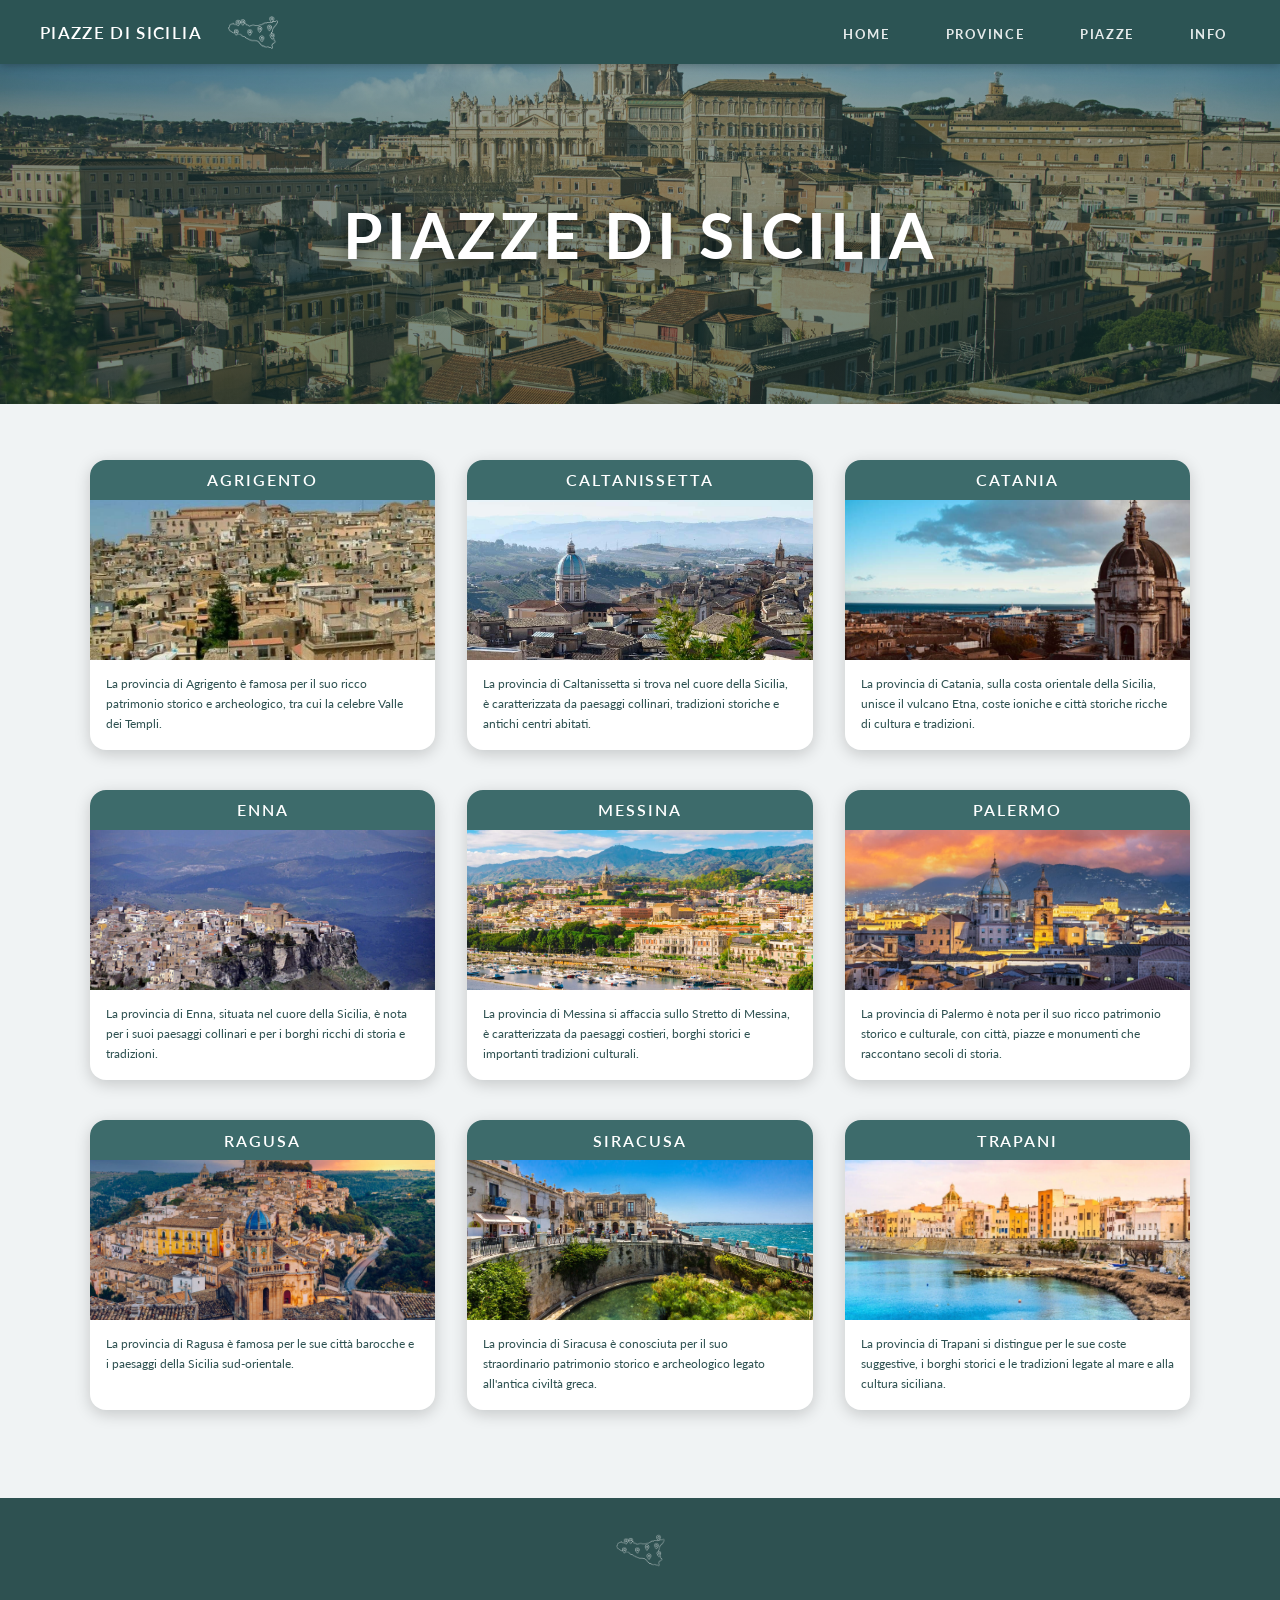
<file: index.html>
<!DOCTYPE html>
<html lang="it">
<head>
    <meta charset="UTF-8">
    <meta name="viewport" content="width=device-width, initial-scale=1.0">
    <title></title>
    <link rel="stylesheet" href="CSS/style.css">
    <link href="https://fonts.googleapis.com/css2?family=Cinzel:wght@400;600;700&family=Lato:wght@300;400;700&display=swap" rel="stylesheet">
</head>
<body>

    
    <header class="header">
        <a href="index.html" class="header__brand">
    <span class="header__title">PIAZZE DI SICILIA</span>
    <img src="IMG/logo.png" alt="Logo Sicilia" class="header__logo">
</a>
        <nav class="nav">
            <ul class="nav__list">
                <li><a href="index.html" class="nav__link">HOME</a></li>
                <li><a href="#" class="nav__link" id="province-toggle">PROVINCE</a></li>
               <li><a href="piazze.html" class="nav__link">PIAZZE</a></li>
                <li><a href="info.html" class="nav__link">INFO</a></li>
            </ul>
        </nav>
    </header>
    
    <div class="piazze-overlay" id="province-overlay" onclick="chiudiProvince()"></div>
    <div class="piazze-tendina" id="province-tendina">
        <div class="piazze-tendina__header">
            <span class="piazze-tendina__titolo">A-Z</span>
            <button class="piazze-tendina__chiudi" onclick="chiudiProvince()">✕</button>
        </div>
        <ul class="piazze-tendina__lista">
            <li><a href="agrigento.html" class="piazze-tendina__link" style="--i:0">AGRIGENTO</a></li>
            <li><a href="caltanissetta.html" class="piazze-tendina__link" style="--i:1">CALTANISSETTA</a></li>
            <li><a href="catania.html" class="piazze-tendina__link" style="--i:2">CATANIA</a></li>
            <li><a href="enna.html" class="piazze-tendina__link" style="--i:3">ENNA</a></li>
            <li><a href="messina.html" class="piazze-tendina__link" style="--i:4">MESSINA</a></li>
            <li><a href="" class="piazze-tendina__link" style="--i:5">PALERMO</a></li>
            <li><a href="" class="piazze-tendina__link" style="--i:6">RAGUSA</a></li>
            <li><a href="" class="piazze-tendina__link" style="--i:7">SIRACUSA</a></li>
            <li><a href="" class="piazze-tendina__link" style="--i:8">TRAPANI</a></li>
        </ul>
    </div>

    
    <div class="piazze-overlay" id="piazze-overlay" onclick="chiudiTendina()"></div>
    <div class="piazze-tendina" id="piazze-tendina">
        <div class="piazze-tendina__header">
    <div class="piazze-tendina__filtro-wrap">
        <button class="piazze-tendina__titolo piazze-tendina__titolo--btn" id="filtro-toggle">A-Z ▾</button>
        <ul class="filtro-dropdown" id="filtro-dropdown">
            <li><button class="filtro-dropdown__item" onclick="selezionaFiltro('A-Z')">A-Z</button></li>
            <li><button class="filtro-dropdown__item" onclick="selezionaFiltro('PER PROVINCIA')">PER PROVINCIA</button></li>
            <li><button class="filtro-dropdown__item" onclick="selezionaFiltro('PER METRATURA')">PER METRATURA</button></li>
        </ul>
    </div>
    <div class="piazze-tendina__azioni">
        <button class="piazze-tendina__lente" title="Cerca">
            <svg width="16" height="16" viewBox="0 0 24 24" fill="none" stroke="currentColor" stroke-width="2.5" stroke-linecap="round" stroke-linejoin="round">
                <circle cx="11" cy="11" r="7"/>
                <line x1="16.5" y1="16.5" x2="22" y2="22"/>
            </svg>
        </button>
        <button class="piazze-tendina__chiudi" onclick="chiudiTendina()">✕</button>
    </div>
</div>
        <ul class="piazze-tendina__lista">
            <li><a href="piazza_del_duomo.html" class="piazze-tendina__link" style="--i:0">PIAZZA DEL DUOMO - CATANIA</a></li>
            <li><a href="piazza_duomo_enna.html" class="piazze-tendina__link" style="--i:1">PIAZZA DUOMO - ENNA</a></li>
            <li><a href="piazza_duomo_messina.html" class="piazze-tendina__link" style="--i:2">PIAZZA DUOMO - MESSINA</a></li>
            <li><a href="#" class="piazze-tendina__link" style="--i:3">PIAZZA DUOMO DI SAN GIORGIO - RAGUSA</a></li>
            <li><a href="" class="piazze-tendina__link" style="--i:4">PIAZZA DUOMO - SIRACUSA</a></li>
            <li><a href="piazza_garibaldi.html" class="piazze-tendina__link" style="--i:5">PIAZZA GARIBALDI - CALTANISSETTA</a></li>
            <li><a href="#" class="piazze-tendina__link" style="--i:6">PIAZZA LUCATELLI - TRAPANI</a></li>
            <li><a href="piazza_pirandello.html" class="piazze-tendina__link" style="--i:7">PIAZZA PIRANDELLO - AGRIGENTO</a></li>
            <li><a href="#" class="piazze-tendina__link" style="--i:8">PIAZZA PRETORIA - PALERMO</a></li>
        </ul>
    </div>

    <main>

        
        <section class="hero">
            <img src="IMG/hero.jpg" alt="Sicilia" class="hero__img">
            <div class="hero__overlay"></div>
            <h1 class="hero__title">PIAZZE DI SICILIA</h1>
        </section>

        
        <section class="province">
            <div class="province__grid">

                
                <a href="agrigento.html" class="card-link">
                <article class="card">
                    <div class="card__header">AGRIGENTO</div>
                    <img src="IMG/agrigento.jpg" alt="Agrigento" class="card__img">
                    <p class="card__text">La provincia di Agrigento è famosa per il suo ricco patrimonio storico e archeologico, tra cui la celebre Valle dei Templi.</p>
                </article>
                </a>

                
                <a href="caltanissetta.html" class="card-link">
                <article class="card">
                    <div class="card__header">CALTANISSETTA</div>
                    <img src="IMG/caltanissetta.jpg" alt="Caltanissetta" class="card__img">
                    <p class="card__text">La provincia di Caltanissetta si trova nel cuore della Sicilia, è caratterizzata da paesaggi collinari, tradizioni storiche e antichi centri abitati.</p>
                </article>
                </a>

                
                <a href="catania.html" class="card-link">
                <article class="card">
                    <div class="card__header">CATANIA</div>
                    <img src="IMG/catania_card.jpeg" alt="Catania" class="card__img">
                    <p class="card__text">La provincia di Catania, sulla costa orientale della Sicilia, unisce il vulcano Etna, coste ioniche e città storiche ricche di cultura e tradizioni.</p>
                </article>
                </a>

                
                <a href="enna.html" class="card-link">
                <article class="card">
                    <div class="card__header">ENNA</div>
                    <img src="IMG/enna.jpg" alt="Enna" class="card__img">
                    <p class="card__text">La provincia di Enna, situata nel cuore della Sicilia, è nota per i suoi paesaggi collinari e per i borghi ricchi di storia e tradizioni.</p>
                </article>
                </a>

                
                <a href="messina.html" class="card-link">
                <article class="card">
                    <div class="card__header">MESSINA</div>
                    <img src="IMG/messina.jpg" alt="Messina" class="card__img">
                    <p class="card__text">La provincia di Messina si affaccia sullo Stretto di Messina, è caratterizzata da paesaggi costieri, borghi storici e importanti tradizioni culturali.</p>
                </article>
                </a>

                
                
                <article class="card">
                    <div class="card__header">PALERMO</div>
                    <img src="IMG/palermo.jpg" alt="Palermo" class="card__img">
                    <p class="card__text">La provincia di Palermo è nota per il suo ricco patrimonio storico e culturale, con città, piazze e monumenti che raccontano secoli di storia.</p>
                </article>
                </a>

                
                
                <article class="card">
                    <div class="card__header">RAGUSA</div>
                    <img src="IMG/ragusa.jpg" alt="Ragusa" class="card__img">
                    <p class="card__text">La provincia di Ragusa è famosa per le sue città barocche e i paesaggi della Sicilia sud-orientale.</p>
                </article>
                </a>

                
               
                <article class="card">
                    <div class="card__header">SIRACUSA</div>
                    <img src="IMG/siracusa.jpg" alt="Siracusa" class="card__img">
                    <p class="card__text">La provincia di Siracusa è conosciuta per il suo straordinario patrimonio storico e archeologico legato all'antica civiltà greca.</p>
                </article>
                </a>

                
                
                <article class="card">
                    <div class="card__header">TRAPANI</div>
                    <img src="IMG/trapani.jpg" alt="Trapani" class="card__img">
                    <p class="card__text">La provincia di Trapani si distingue per le sue coste suggestive, i borghi storici e le tradizioni legate al mare e alla cultura siciliana.</p>
                </article>
                </a>

            </div>
        </section>

    </main>

    
    <footer class="footer">
        <img src="IMG/logo.png" alt="Logo Sicilia" class="footer__logo">
    </footer>

    <script>
        
       const provinceToggle = document.getElementById('province-toggle');
        const provinceTendina = document.getElementById('province-tendina');
        const provinceOverlay = document.getElementById('province-overlay');

        provinceToggle.addEventListener('click', function(e) {
            e.preventDefault();
            if (provinceTendina.classList.contains('piazze-tendina--aperta')) {
                chiudiProvince();
            } else {
               
                provinceTendina.classList.add('piazze-tendina--aperta');
                provinceOverlay.classList.add('piazze-overlay--attivo');
            }
        });

        function chiudiProvince() {
            provinceTendina.classList.remove('piazze-tendina--aperta');
            provinceOverlay.classList.remove('piazze-overlay--attivo');
        }

        document.addEventListener('keydown', function(e) {
            if (e.key === 'Escape') { chiudiProvince(); }
        });

        
const filtroToggle = document.getElementById('filtro-toggle');
const filtroDropdown = document.getElementById('filtro-dropdown');

filtroToggle.addEventListener('click', function(e) {
    e.stopPropagation();
    filtroDropdown.classList.toggle('filtro-dropdown--aperto');
});

document.addEventListener('click', function() {
    filtroDropdown.classList.remove('filtro-dropdown--aperto');
});

function selezionaFiltro(valore) {
    filtroToggle.textContent = valore + ' ▾';
    filtroDropdown.classList.remove('filtro-dropdown--aperto');
}
    </script>

</body>
</html>
</file>
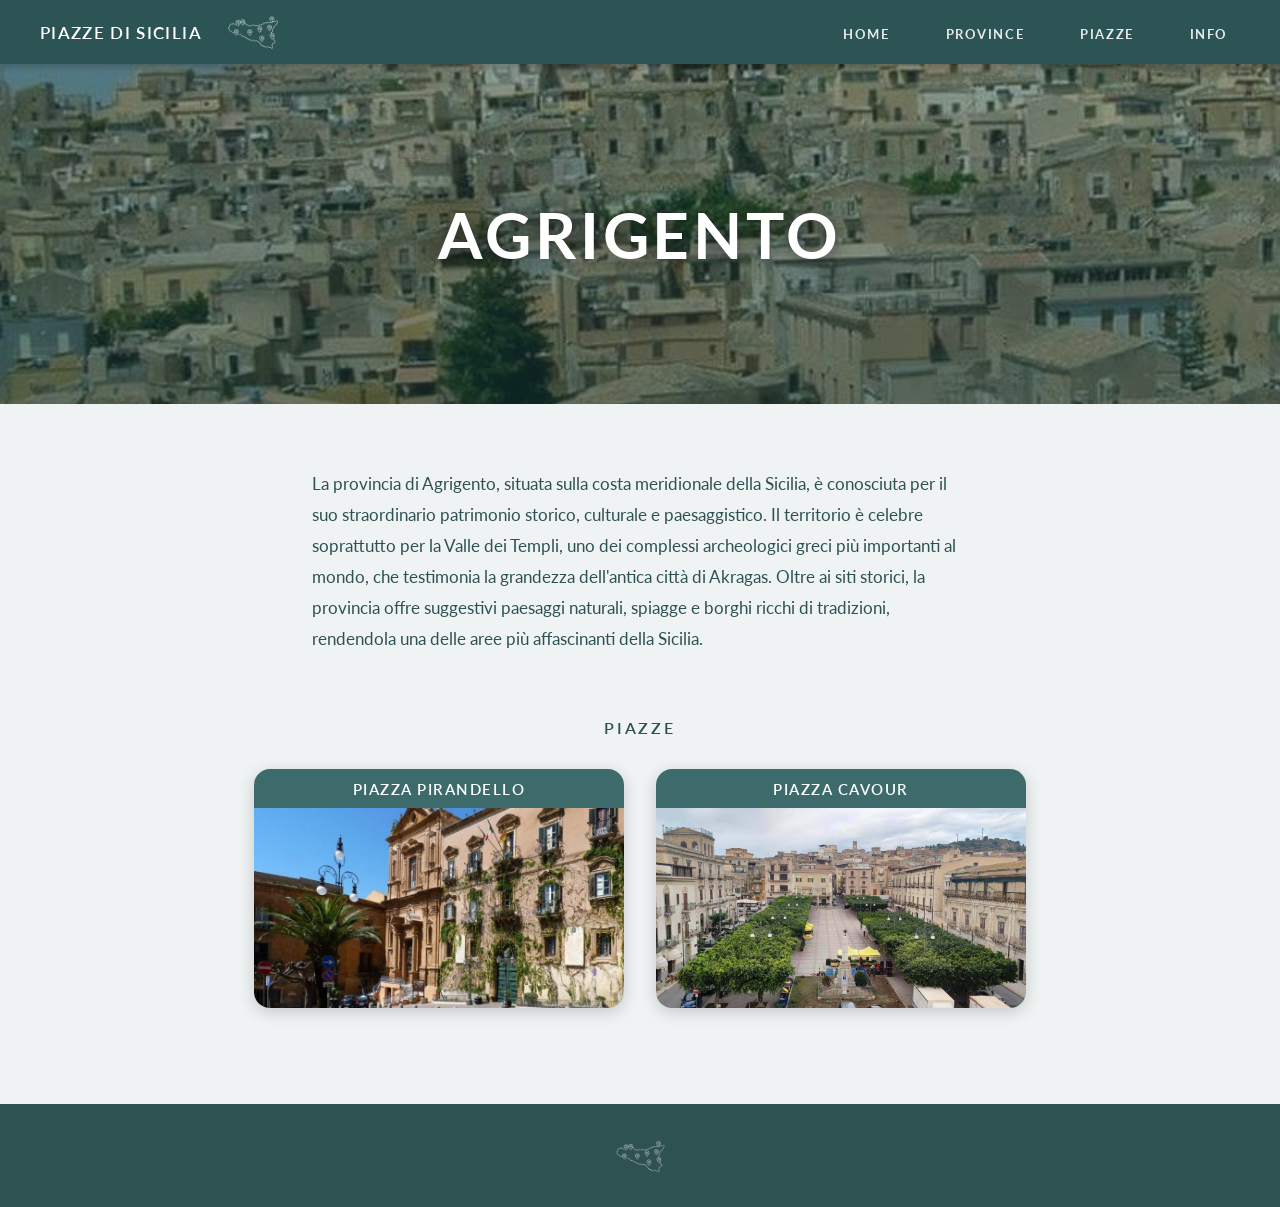
<file: agrigento.html>
<!DOCTYPE html>
<html lang="it">
<head>
    <meta charset="UTF-8">
    <meta name="viewport" content="width=device-width, initial-scale=1.0">
    <title>Agrigento - Piazze di Sicilia</title>
    <link rel="stylesheet" href="CSS/style.css">
    <link href="https://fonts.googleapis.com/css2?family=Cinzel:wght@400;600;700&family=Lato:wght@300;400;700&display=swap" rel="stylesheet">
</head>
<body>

    
    <header class="header">
        <a href="index.html" class="header__brand">
    <span class="header__title">PIAZZE DI SICILIA</span>
    <img src="IMG/logo.png" alt="Logo Sicilia" class="header__logo">
</a>
        <nav class="nav">
            <ul class="nav__list">
                <li><a href="index.html" class="nav__link">HOME</a></li>
                <li><a href="#" class="nav__link" id="province-toggle">PROVINCE</a></li>
                <li><a href="piazze.html" class="nav__link">PIAZZE</a></li>
                <li><a href="info.html" class="nav__link">INFO</a></li>
            </ul>
        </nav>
    </header>
    
    <div class="piazze-overlay" id="province-overlay" onclick="chiudiProvince()"></div>
    <div class="piazze-tendina" id="province-tendina">
        <div class="piazze-tendina__header">
            <span class="piazze-tendina__titolo">A-Z</span>
            <button class="piazze-tendina__chiudi" onclick="chiudiProvince()">✕</button>
        </div>
        <ul class="piazze-tendina__lista">
            <li><a href="agrigento.html" class="piazze-tendina__link" style="--i:0">AGRIGENTO</a></li>
            <li><a href="caltanissetta.html" class="piazze-tendina__link" style="--i:1">CALTANISSETTA</a></li>
            <li><a href="catania.html" class="piazze-tendina__link" style="--i:2">CATANIA</a></li>
            <li><a href="enna.html" class="piazze-tendina__link" style="--i:3">ENNA</a></li>
            <li><a href="messina.html" class="piazze-tendina__link" style="--i:4">MESSINA</a></li>
            <li><a href="" class="piazze-tendina__link" style="--i:5">PALERMO</a></li>
            <li><a href="" class="piazze-tendina__link" style="--i:6">RAGUSA</a></li>
            <li><a href="" class="piazze-tendina__link" style="--i:7">SIRACUSA</a></li>
            <li><a href="" class="piazze-tendina__link" style="--i:8">TRAPANI</a></li>
        </ul>
    </div>

    
    <div class="piazze-overlay" id="piazze-overlay" onclick="chiudiTendina()"></div>
    <div class="piazze-tendina" id="piazze-tendina">
        <div class="piazze-tendina__header">
    <div class="piazze-tendina__filtro-wrap">
        <button class="piazze-tendina__titolo piazze-tendina__titolo--btn" id="filtro-toggle">A-Z ▾</button>
        <ul class="filtro-dropdown" id="filtro-dropdown">
            <li><button class="filtro-dropdown__item" onclick="selezionaFiltro('A-Z')">A-Z</button></li>
            <li><button class="filtro-dropdown__item" onclick="selezionaFiltro('PER PROVINCIA')">PER PROVINCIA</button></li>
            <li><button class="filtro-dropdown__item" onclick="selezionaFiltro('PER METRATURA')">PER METRATURA</button></li>
        </ul>
    </div>
    <div class="piazze-tendina__azioni">
        <button class="piazze-tendina__lente" title="Cerca">
            <svg width="16" height="16" viewBox="0 0 24 24" fill="none" stroke="currentColor" stroke-width="2.5" stroke-linecap="round" stroke-linejoin="round">
                <circle cx="11" cy="11" r="7"/>
                <line x1="16.5" y1="16.5" x2="22" y2="22"/>
            </svg>
        </button>
        <button class="piazze-tendina__chiudi" onclick="chiudiTendina()">✕</button>
    </div>
</div>
        <ul class="piazze-tendina__lista">
            <li><a href="piazza_del_duomo.html" class="piazze-tendina__link" style="--i:0">PIAZZA DEL DUOMO - CATANIA</a></li>
            <li><a href="piazza_duomo_enna.html" class="piazze-tendina__link" style="--i:1">PIAZZA DUOMO - ENNA</a></li>
            <li><a href="piazza_duomo_messina.html" class="piazze-tendina__link" style="--i:2">PIAZZA DUOMO - MESSINA</a></li>
            <li><a href="#" class="piazze-tendina__link" style="--i:3">PIAZZA DUOMO DI SAN GIORGIO - RAGUSA</a></li>
            <li><a href="" class="piazze-tendina__link" style="--i:4">PIAZZA DUOMO - SIRACUSA</a></li>
            <li><a href="piazza_garibaldi.html" class="piazze-tendina__link" style="--i:5">PIAZZA GARIBALDI - CALTANISSETTA</a></li>
            <li><a href="#" class="piazze-tendina__link" style="--i:6">PIAZZA LUCATELLI - TRAPANI</a></li>
            <li><a href="piazza_pirandello.html" class="piazze-tendina__link" style="--i:7">PIAZZA PIRANDELLO - AGRIGENTO</a></li>
            <li><a href="#" class="piazze-tendina__link" style="--i:8">PIAZZA PRETORIA - PALERMO</a></li>
        </ul>
    </div>

    <main>

        
        <section class="hero">
            <img src="IMG/agrigento.jpg" alt="Agrigento" class="hero__img">
            <div class="hero__overlay"></div>
            <h1 class="hero__title">AGRIGENTO</h1>
        </section>

    
        <section class="info-text">
            <p class="info-text__body">
                La provincia di Agrigento, situata sulla costa meridionale della Sicilia, è
                conosciuta per il suo straordinario patrimonio storico, culturale e
                paesaggistico. Il territorio è celebre soprattutto per la Valle dei Templi, uno
                dei complessi archeologici greci più importanti al mondo, che testimonia la
                grandezza dell'antica città di Akragas. Oltre ai siti storici, la provincia offre
                suggestivi paesaggi naturali, spiagge e borghi ricchi di tradizioni,
                rendendola una delle aree più affascinanti della Sicilia.
            </p>
        </section>

        
        <section class="piazze">
            <h2 class="piazze__titolo">PIAZZE</h2>
            <div class="piazze__grid">

<a href="piazza_pirandello.html" class="card-link">
                <article class="piazza-card">
                    <div class="piazza-card__header">PIAZZA PIRANDELLO</div>
                    <img src="IMG/piazza_pirandello.jpg" alt="Piazza Pirandello" class="piazza-card__img">
                </article>
</a>

                <article class="piazza-card">
                    <div class="piazza-card__header">PIAZZA CAVOUR</div>
                    <img src="IMG/piazza_cavour_agrigento.jpg" alt="Piazza Cavour" class="piazza-card__img">
                </article>

            </div>
        </section>

    </main>

    
    <footer class="footer">
        <img src="IMG/logo.png" alt="Logo Sicilia" class="footer__logo">
    </footer>

    <script>
        
        const provinceToggle = document.getElementById('province-toggle');
        const provinceTendina = document.getElementById('province-tendina');
        const provinceOverlay = document.getElementById('province-overlay');

        provinceToggle.addEventListener('click', function(e) {
            e.preventDefault();
            if (provinceTendina.classList.contains('piazze-tendina--aperta')) {
                chiudiProvince();
            } else {
               
                provinceTendina.classList.add('piazze-tendina--aperta');
                provinceOverlay.classList.add('piazze-overlay--attivo');
            }
        });

        function chiudiProvince() {
            provinceTendina.classList.remove('piazze-tendina--aperta');
            provinceOverlay.classList.remove('piazze-overlay--attivo');
        }

        document.addEventListener('keydown', function(e) {
            if (e.key === 'Escape') { chiudiProvince(); }
        });

        
const filtroToggle = document.getElementById('filtro-toggle');
const filtroDropdown = document.getElementById('filtro-dropdown');

filtroToggle.addEventListener('click', function(e) {
    e.stopPropagation();
    filtroDropdown.classList.toggle('filtro-dropdown--aperto');
});

document.addEventListener('click', function() {
    filtroDropdown.classList.remove('filtro-dropdown--aperto');
});

function selezionaFiltro(valore) {
    filtroToggle.textContent = valore + ' ▾';
    filtroDropdown.classList.remove('filtro-dropdown--aperto');
}
    </script>

</body>
</html>
</file>
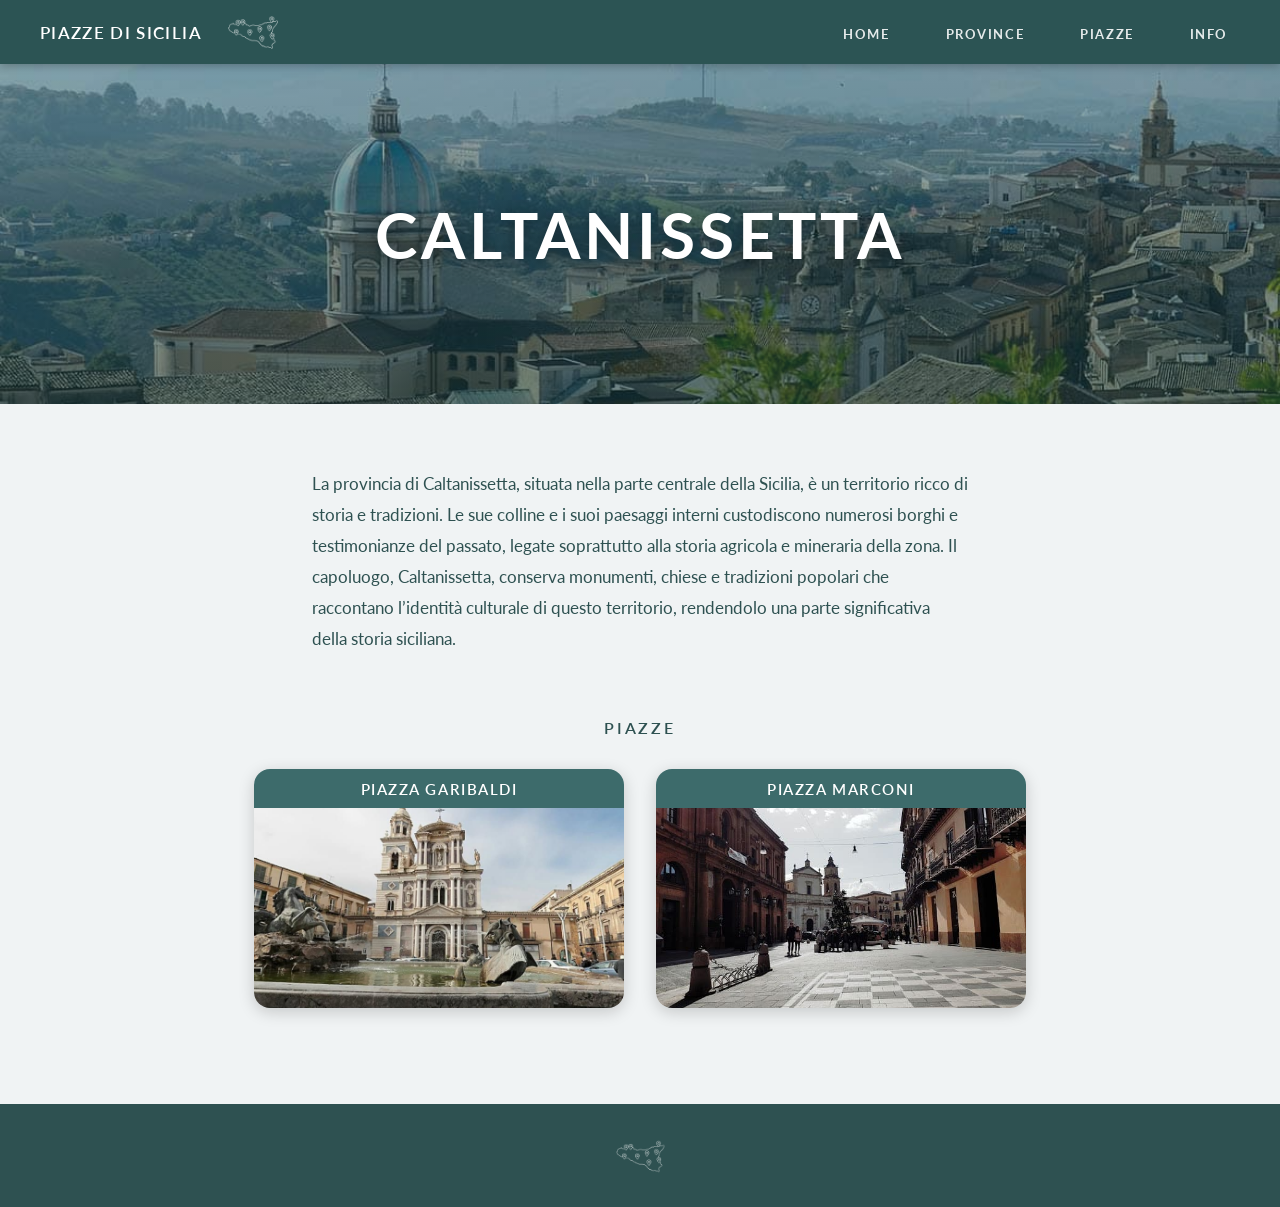
<file: caltanissetta.html>
<!DOCTYPE html>
<html lang="it">
<head>
    <meta charset="UTF-8">
    <meta name="viewport" content="width=device-width, initial-scale=1.0">
    <title>Agrigento - Piazze di Sicilia</title>
    <link rel="stylesheet" href="CSS/style.css">
    <link href="https://fonts.googleapis.com/css2?family=Cinzel:wght@400;600;700&family=Lato:wght@300;400;700&display=swap" rel="stylesheet">
</head>
<body>

    
    <header class="header">
        <a href="index.html" class="header__brand">
    <span class="header__title">PIAZZE DI SICILIA</span>
    <img src="IMG/logo.png" alt="Logo Sicilia" class="header__logo">
</a>
        <nav class="nav">
            <ul class="nav__list">
                <li><a href="index.html" class="nav__link">HOME</a></li>
                <li><a href="#" class="nav__link" id="province-toggle">PROVINCE</a></li>
               <li><a href="piazze.html" class="nav__link">PIAZZE</a></li>
                <li><a href="info.html" class="nav__link">INFO</a></li>
            </ul>
        </nav>
    </header>
    
    <div class="piazze-overlay" id="province-overlay" onclick="chiudiProvince()"></div>
    <div class="piazze-tendina" id="province-tendina">
        <div class="piazze-tendina__header">
            <span class="piazze-tendina__titolo">A-Z</span>
            <button class="piazze-tendina__chiudi" onclick="chiudiProvince()">✕</button>
        </div>
        <ul class="piazze-tendina__lista">
            <li><a href="agrigento.html" class="piazze-tendina__link" style="--i:0">AGRIGENTO</a></li>
            <li><a href="caltanissetta.html" class="piazze-tendina__link" style="--i:1">CALTANISSETTA</a></li>
            <li><a href="catania.html" class="piazze-tendina__link" style="--i:2">CATANIA</a></li>
            <li><a href="enna.html" class="piazze-tendina__link" style="--i:3">ENNA</a></li>
            <li><a href="messina.html" class="piazze-tendina__link" style="--i:4">MESSINA</a></li>
            <li><a href="" class="piazze-tendina__link" style="--i:5">PALERMO</a></li>
            <li><a href="" class="piazze-tendina__link" style="--i:6">RAGUSA</a></li>
            <li><a href="" class="piazze-tendina__link" style="--i:7">SIRACUSA</a></li>
            <li><a href="" class="piazze-tendina__link" style="--i:8">TRAPANI</a></li>
        </ul>
    </div>

    
    <div class="piazze-overlay" id="piazze-overlay" onclick="chiudiTendina()"></div>
    <div class="piazze-tendina" id="piazze-tendina">
        <div class="piazze-tendina__header">
    <div class="piazze-tendina__filtro-wrap">
        <button class="piazze-tendina__titolo piazze-tendina__titolo--btn" id="filtro-toggle">A-Z ▾</button>
        <ul class="filtro-dropdown" id="filtro-dropdown">
            <li><button class="filtro-dropdown__item" onclick="selezionaFiltro('A-Z')">A-Z</button></li>
            <li><button class="filtro-dropdown__item" onclick="selezionaFiltro('PER PROVINCIA')">PER PROVINCIA</button></li>
            <li><button class="filtro-dropdown__item" onclick="selezionaFiltro('PER METRATURA')">PER METRATURA</button></li>
        </ul>
    </div>
    <div class="piazze-tendina__azioni">
        <button class="piazze-tendina__lente" title="Cerca">
            <svg width="16" height="16" viewBox="0 0 24 24" fill="none" stroke="currentColor" stroke-width="2.5" stroke-linecap="round" stroke-linejoin="round">
                <circle cx="11" cy="11" r="7"/>
                <line x1="16.5" y1="16.5" x2="22" y2="22"/>
            </svg>
        </button>
        <button class="piazze-tendina__chiudi" onclick="chiudiTendina()">✕</button>
    </div>
</div>
        <ul class="piazze-tendina__lista">
            <li><a href="piazza_del_duomo.html" class="piazze-tendina__link" style="--i:0">PIAZZA DEL DUOMO - CATANIA</a></li>
            <li><a href="piazza_duomo_enna.html" class="piazze-tendina__link" style="--i:1">PIAZZA DUOMO - ENNA</a></li>
            <li><a href="piazza_duomo_messina.html" class="piazze-tendina__link" style="--i:2">PIAZZA DUOMO - MESSINA</a></li>
            <li><a href="#" class="piazze-tendina__link" style="--i:3">PIAZZA DUOMO DI SAN GIORGIO - RAGUSA</a></li>
            <li><a href="" class="piazze-tendina__link" style="--i:4">PIAZZA DUOMO - SIRACUSA</a></li>
            <li><a href="piazza_garibaldi.html" class="piazze-tendina__link" style="--i:5">PIAZZA GARIBALDI - CALTANISSETTA</a></li>
            <li><a href="#" class="piazze-tendina__link" style="--i:6">PIAZZA LUCATELLI - TRAPANI</a></li>
            <li><a href="piazza_pirandello.html" class="piazze-tendina__link" style="--i:7">PIAZZA PIRANDELLO - AGRIGENTO</a></li>
            <li><a href="#" class="piazze-tendina__link" style="--i:8">PIAZZA PRETORIA - PALERMO</a></li>
        </ul>
    </div>

    <main>

        
        <section class="hero">
            <img src="IMG/caltanissetta.jpg" alt="Agrigento" class="hero__img">
            <div class="hero__overlay"></div>
            <h1 class="hero__title">CALTANISSETTA</h1>
        </section>

        
        <section class="info-text">
            <p class="info-text__body">
                La provincia di Caltanissetta, situata nella parte centrale della Sicilia, è un territorio ricco di storia e tradizioni. Le sue colline e i suoi paesaggi interni custodiscono numerosi borghi e testimonianze del passato, legate soprattutto alla storia agricola e mineraria della zona. Il capoluogo, Caltanissetta, conserva monumenti, chiese e tradizioni popolari che raccontano l’identità culturale di questo territorio, rendendolo una parte significativa della storia siciliana.
            </p>
        </section>

        
        <section class="piazze">
            <h2 class="piazze__titolo">PIAZZE</h2>
            <div class="piazze__grid">

                <a href="piazza_garibaldi.html" class="card-link">
                <article class="piazza-card">
                    <div class="piazza-card__header">PIAZZA GARIBALDI</div>
                    <img src="IMG/piazza_garibaldi.jpg" alt="Piazza Pirandello" class="piazza-card__img">
                </article>
                </a>

                <article class="piazza-card">
                    <div class="piazza-card__header">PIAZZA MARCONI</div>
                    <img src="IMG/piazza_marconi_caltanissetta.jpg" alt="Piazza Cavour" class="piazza-card__img">
                </article>

            </div>
        </section>

    </main>

    
    <footer class="footer">
        <img src="IMG/logo.png" alt="Logo Sicilia" class="footer__logo">
    </footer>

    <script>
        
           const provinceToggle = document.getElementById('province-toggle');
        const provinceTendina = document.getElementById('province-tendina');
        const provinceOverlay = document.getElementById('province-overlay');

        provinceToggle.addEventListener('click', function(e) {
            e.preventDefault();
            if (provinceTendina.classList.contains('piazze-tendina--aperta')) {
                chiudiProvince();
            } else {
               
                provinceTendina.classList.add('piazze-tendina--aperta');
                provinceOverlay.classList.add('piazze-overlay--attivo');
            }
        });

        function chiudiProvince() {
            provinceTendina.classList.remove('piazze-tendina--aperta');
            provinceOverlay.classList.remove('piazze-overlay--attivo');
        }

        document.addEventListener('keydown', function(e) {
            if (e.key === 'Escape') { chiudiProvince(); }
        });

        
const filtroToggle = document.getElementById('filtro-toggle');
const filtroDropdown = document.getElementById('filtro-dropdown');

filtroToggle.addEventListener('click', function(e) {
    e.stopPropagation();
    filtroDropdown.classList.toggle('filtro-dropdown--aperto');
});

document.addEventListener('click', function() {
    filtroDropdown.classList.remove('filtro-dropdown--aperto');
});

function selezionaFiltro(valore) {
    filtroToggle.textContent = valore + ' ▾';
    filtroDropdown.classList.remove('filtro-dropdown--aperto');
}
    </script>

</body>
</html>
</file>
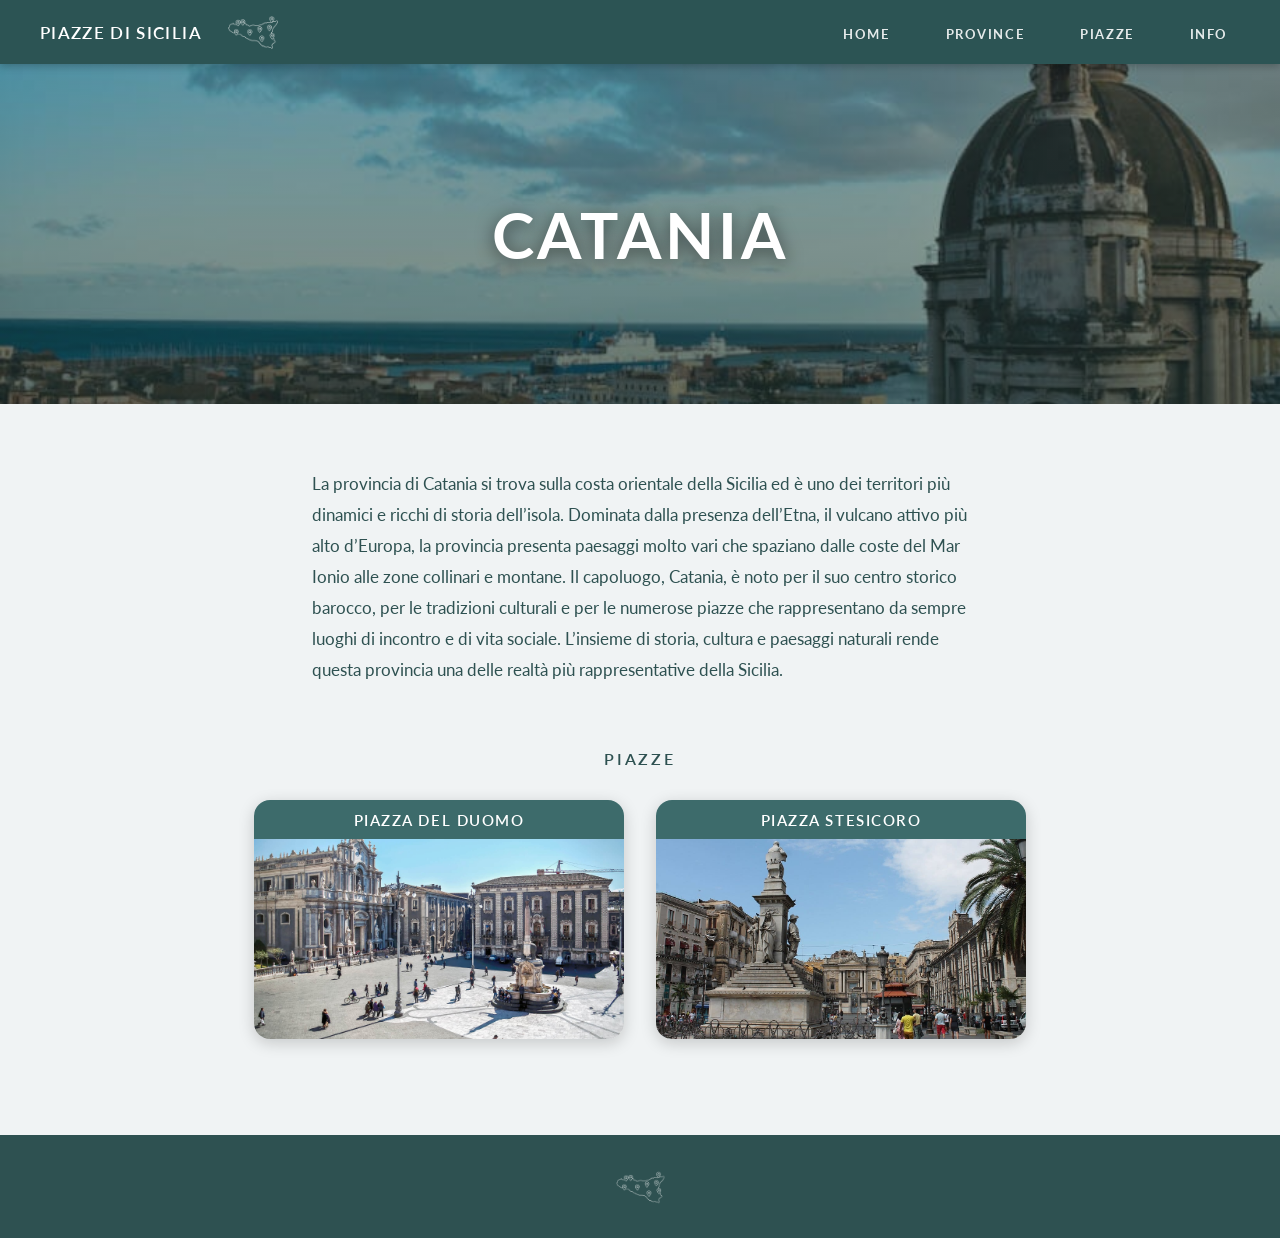
<file: catania.html>
<!DOCTYPE html>
<html lang="it">
<head>
    <meta charset="UTF-8">
    <meta name="viewport" content="width=device-width, initial-scale=1.0">
    <title>Agrigento - Piazze di Sicilia</title>
    <link rel="stylesheet" href="CSS/style.css">
    <link href="https://fonts.googleapis.com/css2?family=Cinzel:wght@400;600;700&family=Lato:wght@300;400;700&display=swap" rel="stylesheet">
</head>
<body>

    
    <header class="header">
        <a href="index.html" class="header__brand">
    <span class="header__title">PIAZZE DI SICILIA</span>
    <img src="IMG/logo.png" alt="Logo Sicilia" class="header__logo">
</a>
        <nav class="nav">
            <ul class="nav__list">
                <li><a href="index.html" class="nav__link">HOME</a></li>
                <li><a href="#" class="nav__link" id="province-toggle">PROVINCE</a></li>
                <li><a href="piazze.html" class="nav__link">PIAZZE</a></li>
                <li><a href="info.html" class="nav__link">INFO</a></li>
            </ul>
        </nav>
    </header>
    
    <div class="piazze-overlay" id="province-overlay" onclick="chiudiProvince()"></div>
    <div class="piazze-tendina" id="province-tendina">
        <div class="piazze-tendina__header">
            <span class="piazze-tendina__titolo">A-Z</span>
            <button class="piazze-tendina__chiudi" onclick="chiudiProvince()">✕</button>
        </div>
        <ul class="piazze-tendina__lista">
            <li><a href="agrigento.html" class="piazze-tendina__link" style="--i:0">AGRIGENTO</a></li>
            <li><a href="caltanissetta.html" class="piazze-tendina__link" style="--i:1">CALTANISSETTA</a></li>
            <li><a href="catania.html" class="piazze-tendina__link" style="--i:2">CATANIA</a></li>
            <li><a href="enna.html" class="piazze-tendina__link" style="--i:3">ENNA</a></li>
            <li><a href="messina.html" class="piazze-tendina__link" style="--i:4">MESSINA</a></li>
            <li><a href="" class="piazze-tendina__link" style="--i:5">PALERMO</a></li>
            <li><a href="" class="piazze-tendina__link" style="--i:6">RAGUSA</a></li>
            <li><a href="" class="piazze-tendina__link" style="--i:7">SIRACUSA</a></li>
            <li><a href="" class="piazze-tendina__link" style="--i:8">TRAPANI</a></li>
        </ul>
    </div>

    
    <div class="piazze-overlay" id="piazze-overlay" onclick="chiudiTendina()"></div>
    <div class="piazze-tendina" id="piazze-tendina">
        <div class="piazze-tendina__header">
    <div class="piazze-tendina__filtro-wrap">
        <button class="piazze-tendina__titolo piazze-tendina__titolo--btn" id="filtro-toggle">A-Z ▾</button>
        <ul class="filtro-dropdown" id="filtro-dropdown">
            <li><button class="filtro-dropdown__item" onclick="selezionaFiltro('A-Z')">A-Z</button></li>
            <li><button class="filtro-dropdown__item" onclick="selezionaFiltro('PER PROVINCIA')">PER PROVINCIA</button></li>
            <li><button class="filtro-dropdown__item" onclick="selezionaFiltro('PER METRATURA')">PER METRATURA</button></li>
        </ul>
    </div>
    <div class="piazze-tendina__azioni">
        <button class="piazze-tendina__lente" title="Cerca">
            <svg width="16" height="16" viewBox="0 0 24 24" fill="none" stroke="currentColor" stroke-width="2.5" stroke-linecap="round" stroke-linejoin="round">
                <circle cx="11" cy="11" r="7"/>
                <line x1="16.5" y1="16.5" x2="22" y2="22"/>
            </svg>
        </button>
        <button class="piazze-tendina__chiudi" onclick="chiudiTendina()">✕</button>
    </div>
</div>
        <ul class="piazze-tendina__lista">
            <li><a href="piazza_del_duomo.html" class="piazze-tendina__link" style="--i:0">PIAZZA DEL DUOMO - CATANIA</a></li>
            <li><a href="piazza_duomo_enna.html" class="piazze-tendina__link" style="--i:1">PIAZZA DUOMO - ENNA</a></li>
            <li><a href="piazza_duomo_messina.html" class="piazze-tendina__link" style="--i:2">PIAZZA DUOMO - MESSINA</a></li>
            <li><a href="#" class="piazze-tendina__link" style="--i:3">PIAZZA DUOMO DI SAN GIORGIO - RAGUSA</a></li>
            <li><a href="" class="piazze-tendina__link" style="--i:4">PIAZZA DUOMO - SIRACUSA</a></li>
            <li><a href="piazza_garibaldi.html" class="piazze-tendina__link" style="--i:5">PIAZZA GARIBALDI - CALTANISSETTA</a></li>
            <li><a href="#" class="piazze-tendina__link" style="--i:6">PIAZZA LUCATELLI - TRAPANI</a></li>
            <li><a href="piazza_pirandello.html" class="piazze-tendina__link" style="--i:7">PIAZZA PIRANDELLO - AGRIGENTO</a></li>
            <li><a href="#" class="piazze-tendina__link" style="--i:8">PIAZZA PRETORIA - PALERMO</a></li>
        </ul>
    </div>

    <main>

        
        <section class="hero">
            <img src="IMG/catania_card.jpeg" alt="Agrigento" class="hero__img">
            <div class="hero__overlay"></div>
            <h1 class="hero__title">CATANIA</h1>
        </section>

    
        <section class="info-text">
            <p class="info-text__body">
                La provincia di Catania si trova sulla costa orientale della Sicilia ed è uno dei territori più dinamici e ricchi di storia dell’isola. Dominata dalla presenza dell’Etna, il vulcano attivo più alto d’Europa, la provincia presenta paesaggi molto vari che spaziano dalle coste del Mar Ionio alle zone collinari e montane. Il capoluogo, Catania, è noto per il suo centro storico barocco, per le tradizioni culturali e per le numerose piazze che rappresentano da sempre luoghi di incontro e di vita sociale. L’insieme di storia, cultura e paesaggi naturali rende questa provincia una delle realtà più rappresentative della Sicilia.
            </p>
        </section>

        
        <section class="piazze">
            <h2 class="piazze__titolo">PIAZZE</h2>
            <div class="piazze__grid">

                <a href="piazza_del_duomo.html" class="card-link">
                <article class="piazza-card">
                    <div class="piazza-card__header">PIAZZA DEL DUOMO</div>
                    <img src="IMG/piazza_duomo_catania.jpg" alt="Piazza Pirandello" class="piazza-card__img">
                </article>
                </a>

                <article class="piazza-card">
                    <div class="piazza-card__header">PIAZZA STESICORO</div>
                    <img src="IMG/piazza_stesicoro_catania.jpg" alt="Piazza Cavour" class="piazza-card__img">
                </article>

            </div>
        </section>

    </main>

    
    <footer class="footer">
        <img src="IMG/logo.png" alt="Logo Sicilia" class="footer__logo">
    </footer>

    <script>
        
           const provinceToggle = document.getElementById('province-toggle');
        const provinceTendina = document.getElementById('province-tendina');
        const provinceOverlay = document.getElementById('province-overlay');

        provinceToggle.addEventListener('click', function(e) {
            e.preventDefault();
            if (provinceTendina.classList.contains('piazze-tendina--aperta')) {
                chiudiProvince();
            } else {
               
                provinceTendina.classList.add('piazze-tendina--aperta');
                provinceOverlay.classList.add('piazze-overlay--attivo');
            }
        });

        function chiudiProvince() {
            provinceTendina.classList.remove('piazze-tendina--aperta');
            provinceOverlay.classList.remove('piazze-overlay--attivo');
        }

        document.addEventListener('keydown', function(e) {
            if (e.key === 'Escape') { chiudiProvince(); }
        });

        
const filtroToggle = document.getElementById('filtro-toggle');
const filtroDropdown = document.getElementById('filtro-dropdown');

filtroToggle.addEventListener('click', function(e) {
    e.stopPropagation();
    filtroDropdown.classList.toggle('filtro-dropdown--aperto');
});

document.addEventListener('click', function() {
    filtroDropdown.classList.remove('filtro-dropdown--aperto');
});

function selezionaFiltro(valore) {
    filtroToggle.textContent = valore + ' ▾';
    filtroDropdown.classList.remove('filtro-dropdown--aperto');
}
    </script>

</body>
</html>
</file>
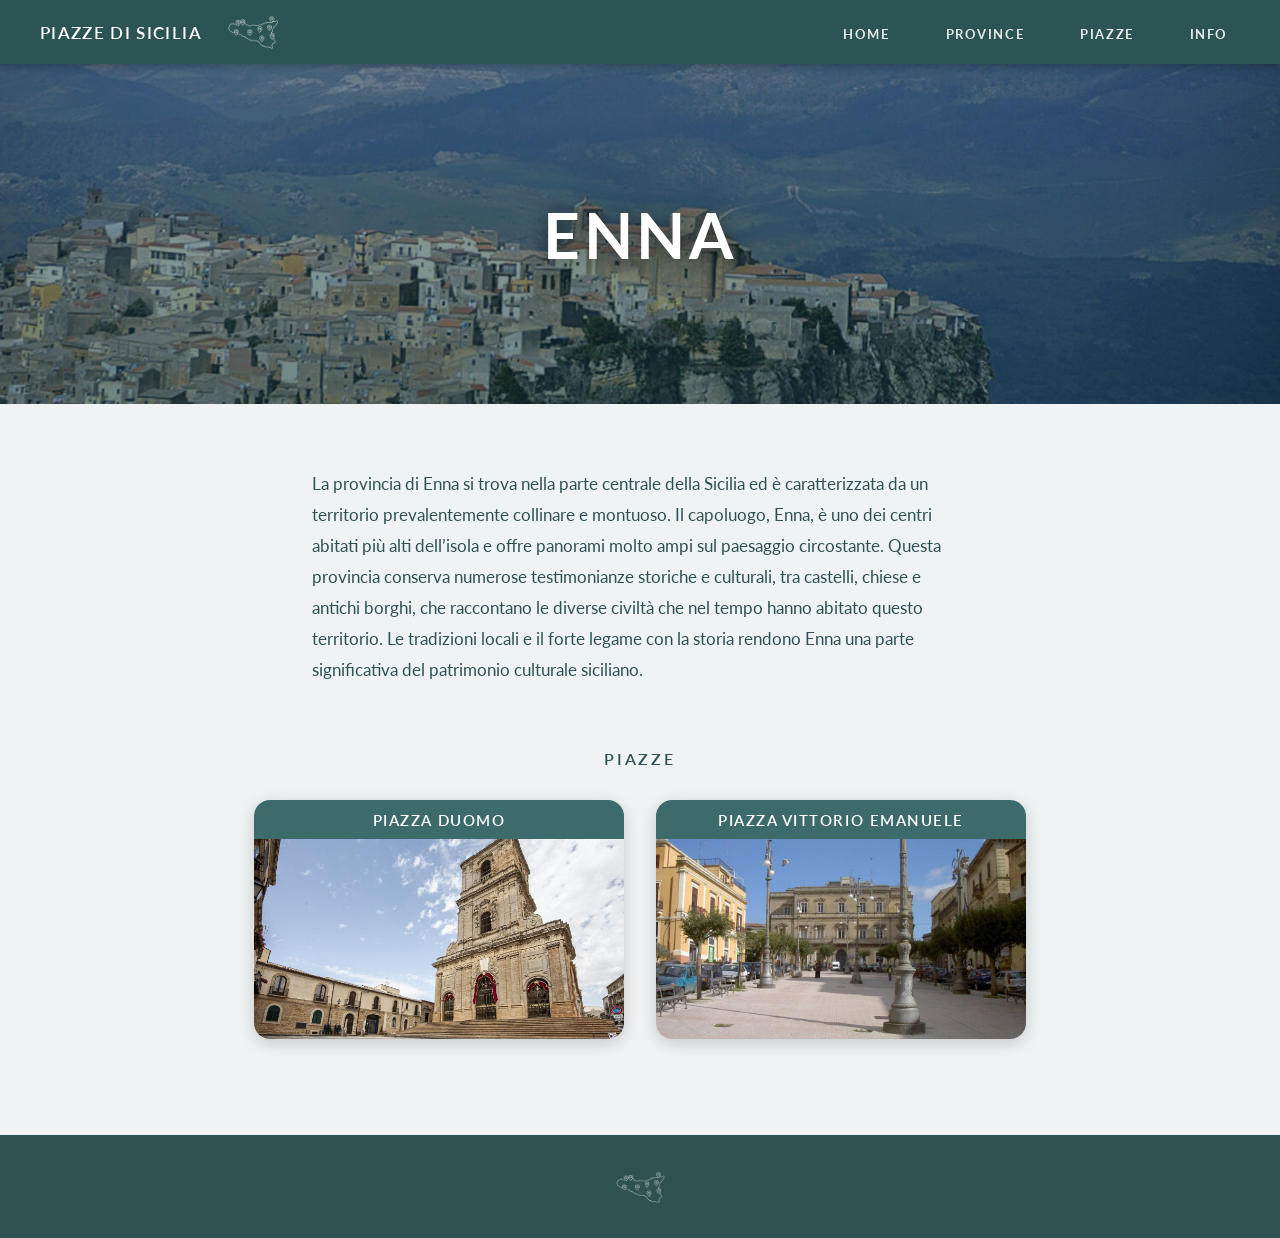
<file: enna.html>
<!DOCTYPE html>
<html lang="it">
<head>
    <meta charset="UTF-8">
    <meta name="viewport" content="width=device-width, initial-scale=1.0">
    <title>Agrigento - Piazze di Sicilia</title>
    <link rel="stylesheet" href="CSS/style.css">
    <link href="https://fonts.googleapis.com/css2?family=Cinzel:wght@400;600;700&family=Lato:wght@300;400;700&display=swap" rel="stylesheet">
</head>
<body>

    
    <header class="header">
        <a href="index.html" class="header__brand">
    <span class="header__title">PIAZZE DI SICILIA</span>
    <img src="IMG/logo.png" alt="Logo Sicilia" class="header__logo">
</a>
        <nav class="nav">
            <ul class="nav__list">
                <li><a href="index.html" class="nav__link">HOME</a></li>
                <li><a href="#" class="nav__link" id="province-toggle">PROVINCE</a></li>
                <li><a href="piazze.html" class="nav__link">PIAZZE</a></li>
                <li><a href="info.html" class="nav__link">INFO</a></li>
            </ul>
        </nav>
    </header>
    
    <div class="piazze-overlay" id="province-overlay" onclick="chiudiProvince()"></div>
    <div class="piazze-tendina" id="province-tendina">
        <div class="piazze-tendina__header">
            <span class="piazze-tendina__titolo">A-Z</span>
            <button class="piazze-tendina__chiudi" onclick="chiudiProvince()">✕</button>
        </div>
        <ul class="piazze-tendina__lista">
            <li><a href="agrigento.html" class="piazze-tendina__link" style="--i:0">AGRIGENTO</a></li>
            <li><a href="caltanissetta.html" class="piazze-tendina__link" style="--i:1">CALTANISSETTA</a></li>
            <li><a href="catania.html" class="piazze-tendina__link" style="--i:2">CATANIA</a></li>
            <li><a href="enna.html" class="piazze-tendina__link" style="--i:3">ENNA</a></li>
            <li><a href="messina.html" class="piazze-tendina__link" style="--i:4">MESSINA</a></li>
            <li><a href="" class="piazze-tendina__link" style="--i:5">PALERMO</a></li>
            <li><a href="" class="piazze-tendina__link" style="--i:6">RAGUSA</a></li>
            <li><a href="" class="piazze-tendina__link" style="--i:7">SIRACUSA</a></li>
            <li><a href="" class="piazze-tendina__link" style="--i:8">TRAPANI</a></li>
        </ul>
    </div>

    
    <div class="piazze-overlay" id="piazze-overlay" onclick="chiudiTendina()"></div>
    <div class="piazze-tendina" id="piazze-tendina">
        <div class="piazze-tendina__header">
    <div class="piazze-tendina__filtro-wrap">
        <button class="piazze-tendina__titolo piazze-tendina__titolo--btn" id="filtro-toggle">A-Z ▾</button>
        <ul class="filtro-dropdown" id="filtro-dropdown">
            <li><button class="filtro-dropdown__item" onclick="selezionaFiltro('A-Z')">A-Z</button></li>
            <li><button class="filtro-dropdown__item" onclick="selezionaFiltro('PER PROVINCIA')">PER PROVINCIA</button></li>
            <li><button class="filtro-dropdown__item" onclick="selezionaFiltro('PER METRATURA')">PER METRATURA</button></li>
        </ul>
    </div>
    <div class="piazze-tendina__azioni">
        <button class="piazze-tendina__lente" title="Cerca">
            <svg width="16" height="16" viewBox="0 0 24 24" fill="none" stroke="currentColor" stroke-width="2.5" stroke-linecap="round" stroke-linejoin="round">
                <circle cx="11" cy="11" r="7"/>
                <line x1="16.5" y1="16.5" x2="22" y2="22"/>
            </svg>
        </button>
        <button class="piazze-tendina__chiudi" onclick="chiudiTendina()">✕</button>
    </div>
</div>
        <ul class="piazze-tendina__lista">
            <li><a href="piazza_del_duomo.html" class="piazze-tendina__link" style="--i:0">PIAZZA DEL DUOMO - CATANIA</a></li>
            <li><a href="piazza_duomo_enna.html" class="piazze-tendina__link" style="--i:1">PIAZZA DUOMO - ENNA</a></li>
            <li><a href="piazza_duomo_messina.html" class="piazze-tendina__link" style="--i:2">PIAZZA DUOMO - MESSINA</a></li>
            <li><a href="#" class="piazze-tendina__link" style="--i:3">PIAZZA DUOMO DI SAN GIORGIO - RAGUSA</a></li>
            <li><a href="" class="piazze-tendina__link" style="--i:4">PIAZZA DUOMO - SIRACUSA</a></li>
            <li><a href="piazza_garibaldi.html" class="piazze-tendina__link" style="--i:5">PIAZZA GARIBALDI - CALTANISSETTA</a></li>
            <li><a href="#" class="piazze-tendina__link" style="--i:6">PIAZZA LUCATELLI - TRAPANI</a></li>
            <li><a href="piazza_pirandello.html" class="piazze-tendina__link" style="--i:7">PIAZZA PIRANDELLO - AGRIGENTO</a></li>
            <li><a href="#" class="piazze-tendina__link" style="--i:8">PIAZZA PRETORIA - PALERMO</a></li>
        </ul>
    </div>

    <main>

        
        <section class="hero">
            <img src="IMG/enna.jpg" alt="Agrigento" class="hero__img">
            <div class="hero__overlay"></div>
            <h1 class="hero__title">ENNA</h1>
        </section>

        
        <section class="info-text">
            <p class="info-text__body">
                La provincia di Enna si trova nella parte centrale della Sicilia ed è caratterizzata da un territorio prevalentemente collinare e montuoso. Il capoluogo, Enna, è uno dei centri abitati più alti dell’isola e offre panorami molto ampi sul paesaggio circostante. Questa provincia conserva numerose testimonianze storiche e culturali, tra castelli, chiese e antichi borghi, che raccontano le diverse civiltà che nel tempo hanno abitato questo territorio. Le tradizioni locali e il forte legame con la storia rendono Enna una parte significativa del patrimonio culturale siciliano.
            </p>
        </section>

        
        <section class="piazze">
            <h2 class="piazze__titolo">PIAZZE</h2>
            <div class="piazze__grid">

                <a href="piazza_duomo_enna.html" class="card-link">
                <article class="piazza-card">
                    <div class="piazza-card__header">PIAZZA DUOMO</div>
                    <img src="IMG/piazza_duomo_enna.jpg" alt="Piazza Pirandello" class="piazza-card__img">
                </article>
                </a>

                <article class="piazza-card">
                    <div class="piazza-card__header">PIAZZA VITTORIO EMANUELE</div>
                    <img src="IMG/piazza_vittorio_emanuele_enna.jpg" alt="Piazza Cavour" class="piazza-card__img">
                </article>

            </div>
        </section>

    </main>

    
    <footer class="footer">
        <img src="IMG/logo.png" alt="Logo Sicilia" class="footer__logo">
    </footer>

    <script>
        
         const provinceToggle = document.getElementById('province-toggle');
        const provinceTendina = document.getElementById('province-tendina');
        const provinceOverlay = document.getElementById('province-overlay');

        provinceToggle.addEventListener('click', function(e) {
            e.preventDefault();
            if (provinceTendina.classList.contains('piazze-tendina--aperta')) {
                chiudiProvince();
            } else {
               
                provinceTendina.classList.add('piazze-tendina--aperta');
                provinceOverlay.classList.add('piazze-overlay--attivo');
            }
        });

        function chiudiProvince() {
            provinceTendina.classList.remove('piazze-tendina--aperta');
            provinceOverlay.classList.remove('piazze-overlay--attivo');
        }

        document.addEventListener('keydown', function(e) {
            if (e.key === 'Escape') { chiudiProvince(); }
        });

        
const filtroToggle = document.getElementById('filtro-toggle');
const filtroDropdown = document.getElementById('filtro-dropdown');

filtroToggle.addEventListener('click', function(e) {
    e.stopPropagation();
    filtroDropdown.classList.toggle('filtro-dropdown--aperto');
});

document.addEventListener('click', function() {
    filtroDropdown.classList.remove('filtro-dropdown--aperto');
});

function selezionaFiltro(valore) {
    filtroToggle.textContent = valore + ' ▾';
    filtroDropdown.classList.remove('filtro-dropdown--aperto');
}
    </script>

</body>
</html>
</file>
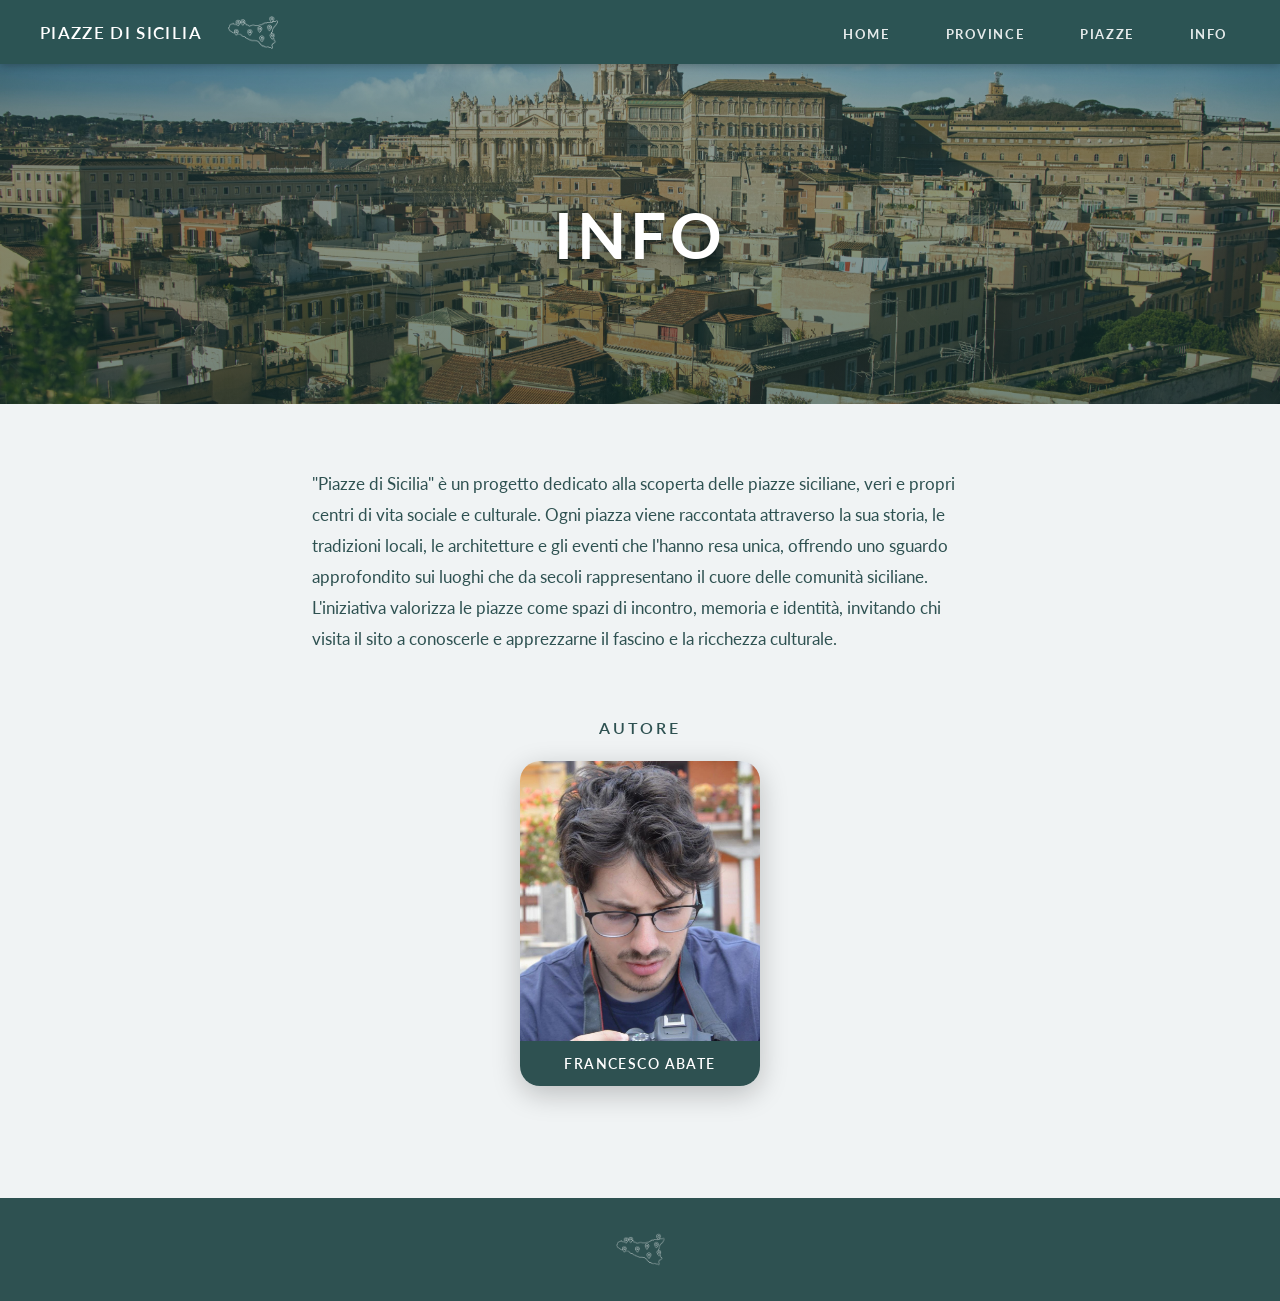
<file: info.html>
<!DOCTYPE html>
<html lang="it">
<head>
    <meta charset="UTF-8">
    <meta name="viewport" content="width=device-width, initial-scale=1.0">
    <title>Info - Piazze di Sicilia</title>
    <link rel="stylesheet" href="CSS/style.css">
    <link href="https://fonts.googleapis.com/css2?family=Cinzel:wght@400;600;700&family=Lato:wght@300;400;700&display=swap" rel="stylesheet">
</head>
<body>

    
    <header class="header">
        <a href="index.html" class="header__brand">
    <span class="header__title">PIAZZE DI SICILIA</span>
    <img src="IMG/logo.png" alt="Logo Sicilia" class="header__logo">
</a>
        <nav class="nav">
            <ul class="nav__list">
                <li><a href="index.html" class="nav__link">HOME</a></li>
                <li><a href="#" class="nav__link" id="province-toggle">PROVINCE</a></li>
                <li><a href="piazze.html" class="nav__link">PIAZZE</a></li>
                <li><a href="info.html" class="nav__link">INFO</a></li>
            </ul>
        </nav>
    </header>
    
    <div class="piazze-overlay" id="province-overlay" onclick="chiudiProvince()"></div>
    <div class="piazze-tendina" id="province-tendina">
        <div class="piazze-tendina__header">
            <span class="piazze-tendina__titolo">A-Z</span>
            <button class="piazze-tendina__chiudi" onclick="chiudiProvince()">✕</button>
        </div>
        <ul class="piazze-tendina__lista">
            <li><a href="agrigento.html" class="piazze-tendina__link" style="--i:0">AGRIGENTO</a></li>
            <li><a href="caltanissetta.html" class="piazze-tendina__link" style="--i:1">CALTANISSETTA</a></li>
            <li><a href="catania.html" class="piazze-tendina__link" style="--i:2">CATANIA</a></li>
            <li><a href="enna.html" class="piazze-tendina__link" style="--i:3">ENNA</a></li>
            <li><a href="messina.html" class="piazze-tendina__link" style="--i:4">MESSINA</a></li>
            <li><a href="" class="piazze-tendina__link" style="--i:5">PALERMO</a></li>
            <li><a href="" class="piazze-tendina__link" style="--i:6">RAGUSA</a></li>
            <li><a href="" class="piazze-tendina__link" style="--i:7">SIRACUSA</a></li>
            <li><a href="" class="piazze-tendina__link" style="--i:8">TRAPANI</a></li>
        </ul>
    </div>

    
    <div class="piazze-overlay" id="piazze-overlay" onclick="chiudiTendina()"></div>
    <div class="piazze-tendina" id="piazze-tendina">
        <div class="piazze-tendina__header">
    <div class="piazze-tendina__filtro-wrap">
        <button class="piazze-tendina__titolo piazze-tendina__titolo--btn" id="filtro-toggle">A-Z ▾</button>
        <ul class="filtro-dropdown" id="filtro-dropdown">
            <li><button class="filtro-dropdown__item" onclick="selezionaFiltro('A-Z')">A-Z</button></li>
            <li><button class="filtro-dropdown__item" onclick="selezionaFiltro('PER PROVINCIA')">PER PROVINCIA</button></li>
            <li><button class="filtro-dropdown__item" onclick="selezionaFiltro('PER METRATURA')">PER METRATURA</button></li>
        </ul>
    </div>
    <div class="piazze-tendina__azioni">
        <button class="piazze-tendina__lente" title="Cerca">
            <svg width="16" height="16" viewBox="0 0 24 24" fill="none" stroke="currentColor" stroke-width="2.5" stroke-linecap="round" stroke-linejoin="round">
                <circle cx="11" cy="11" r="7"/>
                <line x1="16.5" y1="16.5" x2="22" y2="22"/>
            </svg>
        </button>
        <button class="piazze-tendina__chiudi" onclick="chiudiTendina()">✕</button>
    </div>
</div>
        <ul class="piazze-tendina__lista">
            <li><a href="piazza_del_duomo.html" class="piazze-tendina__link" style="--i:0">PIAZZA DEL DUOMO - CATANIA</a></li>
            <li><a href="piazza_duomo_enna.html" class="piazze-tendina__link" style="--i:1">PIAZZA DUOMO - ENNA</a></li>
            <li><a href="piazza_duomo_messina.html" class="piazze-tendina__link" style="--i:2">PIAZZA DUOMO - MESSINA</a></li>
            <li><a href="#" class="piazze-tendina__link" style="--i:3">PIAZZA DUOMO DI SAN GIORGIO - RAGUSA</a></li>
            <li><a href="" class="piazze-tendina__link" style="--i:4">PIAZZA DUOMO - SIRACUSA</a></li>
            <li><a href="piazza_garibaldi.html" class="piazze-tendina__link" style="--i:5">PIAZZA GARIBALDI - CALTANISSETTA</a></li>
            <li><a href="#" class="piazze-tendina__link" style="--i:6">PIAZZA LUCATELLI - TRAPANI</a></li>
            <li><a href="piazza_pirandello.html" class="piazze-tendina__link" style="--i:7">PIAZZA PIRANDELLO - AGRIGENTO</a></li>
            <li><a href="#" class="piazze-tendina__link" style="--i:8">PIAZZA PRETORIA - PALERMO</a></li>
        </ul>
    </div>


    <main>

        
        <section class="hero">
            <img src="IMG/hero.jpg" alt="Sicilia" class="hero__img">
            <div class="hero__overlay"></div>
            <h1 class="hero__title">INFO</h1>
        </section>

        
        <section class="info-text">
            <p class="info-text__body">
                "Piazze di Sicilia" è un progetto dedicato alla scoperta delle piazze siciliane,
                veri e propri centri di vita sociale e culturale. Ogni piazza viene raccontata
                attraverso la sua storia, le tradizioni locali, le architetture e gli eventi che
                l'hanno resa unica, offrendo uno sguardo approfondito sui luoghi che da
                secoli rappresentano il cuore delle comunità siciliane. L'iniziativa valorizza le
                piazze come spazi di incontro, memoria e identità, invitando chi visita il sito
                a conoscerle e apprezzarne il fascino e la ricchezza culturale.
            </p>
        </section>

        
        <section class="autore">
            <h2 class="autore__titolo">AUTORE</h2>
            <div class="autore__card">
                <img src="IMG/profilo.jpg" alt="Francesco Abate" class="autore__img">
                <div class="autore__nome">FRANCESCO ABATE</div>
            </div>
        </section>

    </main>

    
    <footer class="footer">
        <img src="IMG/logo.png" alt="Logo Sicilia" class="footer__logo">
    </footer>

    <script>
        
       const provinceToggle = document.getElementById('province-toggle');
        const provinceTendina = document.getElementById('province-tendina');
        const provinceOverlay = document.getElementById('province-overlay');

        provinceToggle.addEventListener('click', function(e) {
            e.preventDefault();
            if (provinceTendina.classList.contains('piazze-tendina--aperta')) {
                chiudiProvince();
            } else {
               
                provinceTendina.classList.add('piazze-tendina--aperta');
                provinceOverlay.classList.add('piazze-overlay--attivo');
            }
        });

        function chiudiProvince() {
            provinceTendina.classList.remove('piazze-tendina--aperta');
            provinceOverlay.classList.remove('piazze-overlay--attivo');
        }

        document.addEventListener('keydown', function(e) {
            if (e.key === 'Escape') { chiudiProvince(); }
        });

        
const filtroToggle = document.getElementById('filtro-toggle');
const filtroDropdown = document.getElementById('filtro-dropdown');

filtroToggle.addEventListener('click', function(e) {
    e.stopPropagation();
    filtroDropdown.classList.toggle('filtro-dropdown--aperto');
});

document.addEventListener('click', function() {
    filtroDropdown.classList.remove('filtro-dropdown--aperto');
});

function selezionaFiltro(valore) {
    filtroToggle.textContent = valore + ' ▾';
    filtroDropdown.classList.remove('filtro-dropdown--aperto');
}
    </script>

</body>
</html>
</file>
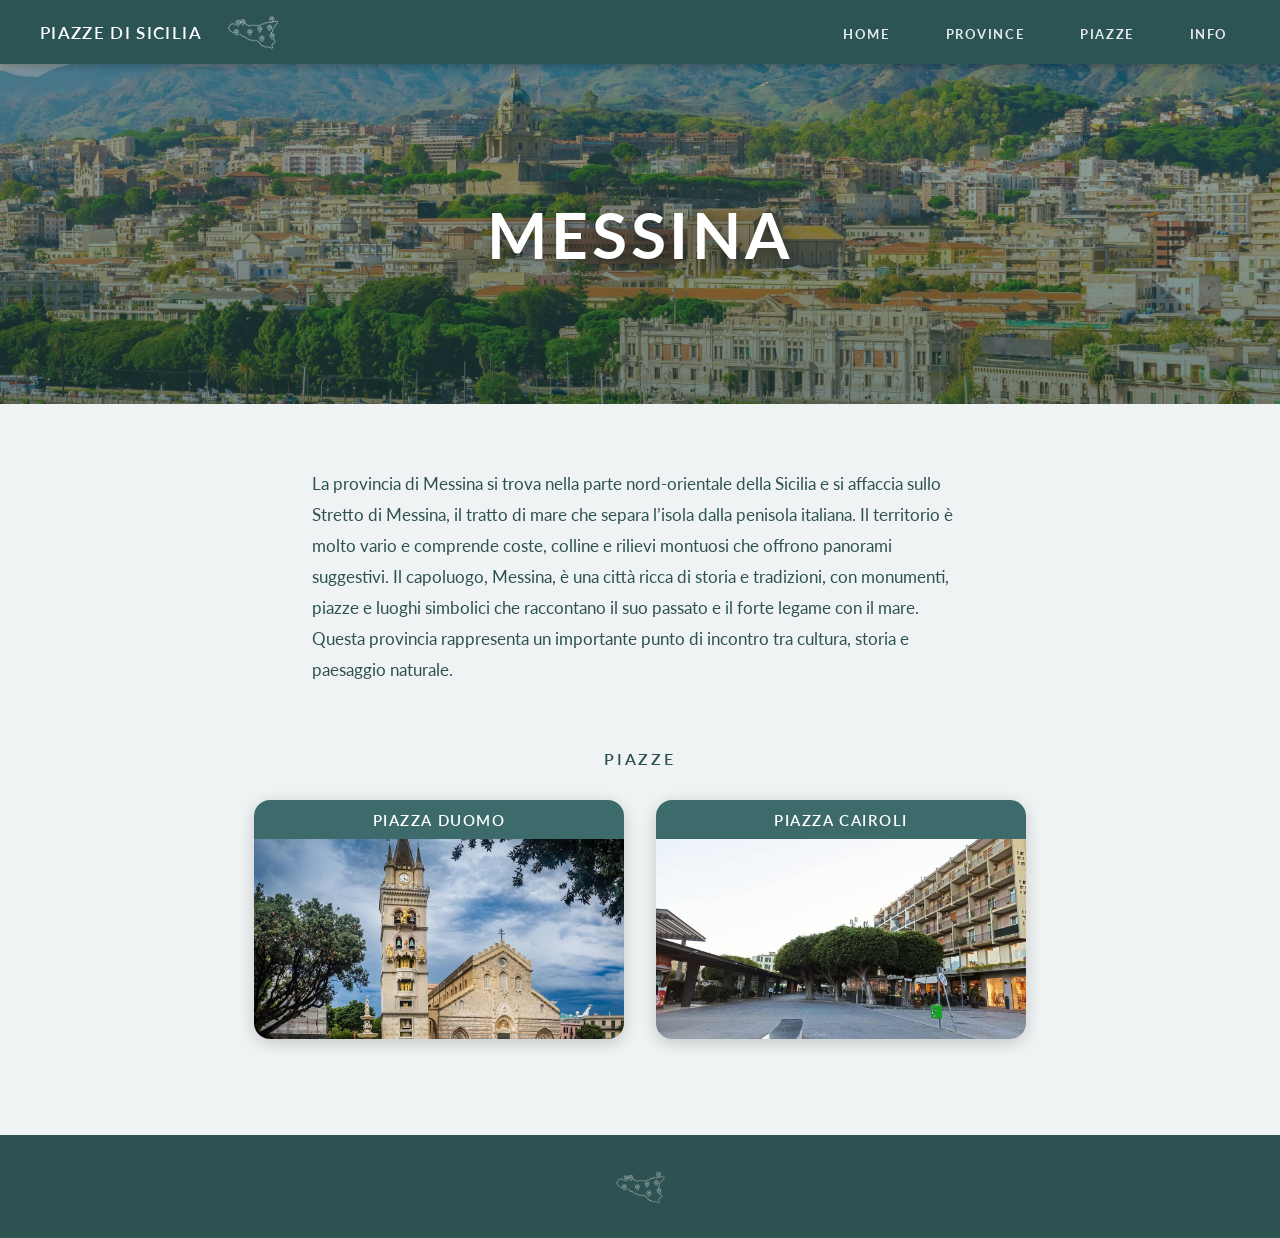
<file: messina.html>
<!DOCTYPE html>
<html lang="it">
<head>
    <meta charset="UTF-8">
    <meta name="viewport" content="width=device-width, initial-scale=1.0">
    <title>Agrigento - Piazze di Sicilia</title>
    <link rel="stylesheet" href="CSS/style.css">
    <link href="https://fonts.googleapis.com/css2?family=Cinzel:wght@400;600;700&family=Lato:wght@300;400;700&display=swap" rel="stylesheet">
</head>
<body>

    
    <header class="header">
        <a href="index.html" class="header__brand">
    <span class="header__title">PIAZZE DI SICILIA</span>
    <img src="IMG/logo.png" alt="Logo Sicilia" class="header__logo">
</a>
        <nav class="nav">
            <ul class="nav__list">
                <li><a href="index.html" class="nav__link">HOME</a></li>
                <li><a href="#" class="nav__link" id="province-toggle">PROVINCE</a></li>
               <li><a href="piazze.html" class="nav__link">PIAZZE</a></li>
                <li><a href="info.html" class="nav__link">INFO</a></li>
            </ul>
        </nav>
    </header>
    
    <div class="piazze-overlay" id="province-overlay" onclick="chiudiProvince()"></div>
    <div class="piazze-tendina" id="province-tendina">
        <div class="piazze-tendina__header">
            <span class="piazze-tendina__titolo">A-Z</span>
            <button class="piazze-tendina__chiudi" onclick="chiudiProvince()">✕</button>
        </div>
        <ul class="piazze-tendina__lista">
            <li><a href="agrigento.html" class="piazze-tendina__link" style="--i:0">AGRIGENTO</a></li>
            <li><a href="caltanissetta.html" class="piazze-tendina__link" style="--i:1">CALTANISSETTA</a></li>
            <li><a href="catania.html" class="piazze-tendina__link" style="--i:2">CATANIA</a></li>
            <li><a href="enna.html" class="piazze-tendina__link" style="--i:3">ENNA</a></li>
            <li><a href="messina.html" class="piazze-tendina__link" style="--i:4">MESSINA</a></li>
            <li><a href="" class="piazze-tendina__link" style="--i:5">PALERMO</a></li>
            <li><a href="" class="piazze-tendina__link" style="--i:6">RAGUSA</a></li>
            <li><a href="" class="piazze-tendina__link" style="--i:7">SIRACUSA</a></li>
            <li><a href="" class="piazze-tendina__link" style="--i:8">TRAPANI</a></li>
        </ul>
    </div>

    
    <div class="piazze-overlay" id="piazze-overlay" onclick="chiudiTendina()"></div>
    <div class="piazze-tendina" id="piazze-tendina">
        <div class="piazze-tendina__header">
    <div class="piazze-tendina__filtro-wrap">
        <button class="piazze-tendina__titolo piazze-tendina__titolo--btn" id="filtro-toggle">A-Z ▾</button>
        <ul class="filtro-dropdown" id="filtro-dropdown">
            <li><button class="filtro-dropdown__item" onclick="selezionaFiltro('A-Z')">A-Z</button></li>
            <li><button class="filtro-dropdown__item" onclick="selezionaFiltro('PER PROVINCIA')">PER PROVINCIA</button></li>
            <li><button class="filtro-dropdown__item" onclick="selezionaFiltro('PER METRATURA')">PER METRATURA</button></li>
        </ul>
    </div>
    <div class="piazze-tendina__azioni">
        <button class="piazze-tendina__lente" title="Cerca">
            <svg width="16" height="16" viewBox="0 0 24 24" fill="none" stroke="currentColor" stroke-width="2.5" stroke-linecap="round" stroke-linejoin="round">
                <circle cx="11" cy="11" r="7"/>
                <line x1="16.5" y1="16.5" x2="22" y2="22"/>
            </svg>
        </button>
        <button class="piazze-tendina__chiudi" onclick="chiudiTendina()">✕</button>
    </div>
</div>
        <ul class="piazze-tendina__lista">
            <li><a href="piazza_del_duomo.html" class="piazze-tendina__link" style="--i:0">PIAZZA DEL DUOMO - CATANIA</a></li>
            <li><a href="piazza_duomo_enna.html" class="piazze-tendina__link" style="--i:1">PIAZZA DUOMO - ENNA</a></li>
            <li><a href="piazza_duomo_messina.html" class="piazze-tendina__link" style="--i:2">PIAZZA DUOMO - MESSINA</a></li>
            <li><a href="#" class="piazze-tendina__link" style="--i:3">PIAZZA DUOMO DI SAN GIORGIO - RAGUSA</a></li>
            <li><a href="" class="piazze-tendina__link" style="--i:4">PIAZZA DUOMO - SIRACUSA</a></li>
            <li><a href="piazza_garibaldi.html" class="piazze-tendina__link" style="--i:5">PIAZZA GARIBALDI - CALTANISSETTA</a></li>
            <li><a href="#" class="piazze-tendina__link" style="--i:6">PIAZZA LUCATELLI - TRAPANI</a></li>
            <li><a href="piazza_pirandello.html" class="piazze-tendina__link" style="--i:7">PIAZZA PIRANDELLO - AGRIGENTO</a></li>
            <li><a href="#" class="piazze-tendina__link" style="--i:8">PIAZZA PRETORIA - PALERMO</a></li>
        </ul>
    </div>


    <main>

        
        <section class="hero">
            <img src="IMG/messina.jpg" alt="Agrigento" class="hero__img">
            <div class="hero__overlay"></div>
            <h1 class="hero__title">MESSINA</h1>
        </section>

        
        <section class="info-text">
            <p class="info-text__body">
                La provincia di Messina si trova nella parte nord-orientale della Sicilia e si affaccia sullo Stretto di Messina, il tratto di mare che separa l’isola dalla penisola italiana. Il territorio è molto vario e comprende coste, colline e rilievi montuosi che offrono panorami suggestivi. Il capoluogo, Messina, è una città ricca di storia e tradizioni, con monumenti, piazze e luoghi simbolici che raccontano il suo passato e il forte legame con il mare. Questa provincia rappresenta un importante punto di incontro tra cultura, storia e paesaggio naturale.
            </p>
        </section>

        
        <section class="piazze">
            <h2 class="piazze__titolo">PIAZZE</h2>
            <div class="piazze__grid">

                <a href="piazza_duomo_messina.html" class="card-link">
                <article class="piazza-card">
                    <div class="piazza-card__header">PIAZZA DUOMO</div>
                    <img src="IMG/piazza_duomo_messina.jpg" alt="Piazza Pirandello" class="piazza-card__img">
                </article>
                </a>

                <article class="piazza-card">
                    <div class="piazza-card__header">PIAZZA CAIROLI</div>
                    <img src="IMG/piazza_cairoli_messina.jpg" alt="Piazza Cavour" class="piazza-card__img">
                </article>

            </div>
        </section>

    </main>

    
    <footer class="footer">
        <img src="IMG/logo.png" alt="Logo Sicilia" class="footer__logo">
    </footer>

    <script>
        
       const provinceToggle = document.getElementById('province-toggle');
        const provinceTendina = document.getElementById('province-tendina');
        const provinceOverlay = document.getElementById('province-overlay');

        provinceToggle.addEventListener('click', function(e) {
            e.preventDefault();
            if (provinceTendina.classList.contains('piazze-tendina--aperta')) {
                chiudiProvince();
            } else {
               
                provinceTendina.classList.add('piazze-tendina--aperta');
                provinceOverlay.classList.add('piazze-overlay--attivo');
            }
        });

        function chiudiProvince() {
            provinceTendina.classList.remove('piazze-tendina--aperta');
            provinceOverlay.classList.remove('piazze-overlay--attivo');
        }

        document.addEventListener('keydown', function(e) {
            if (e.key === 'Escape') { chiudiProvince(); }
        });

        
const filtroToggle = document.getElementById('filtro-toggle');
const filtroDropdown = document.getElementById('filtro-dropdown');

filtroToggle.addEventListener('click', function(e) {
    e.stopPropagation();
    filtroDropdown.classList.toggle('filtro-dropdown--aperto');
});

document.addEventListener('click', function() {
    filtroDropdown.classList.remove('filtro-dropdown--aperto');
});

function selezionaFiltro(valore) {
    filtroToggle.textContent = valore + ' ▾';
    filtroDropdown.classList.remove('filtro-dropdown--aperto');
}
    </script>

</body>
</html>
</file>
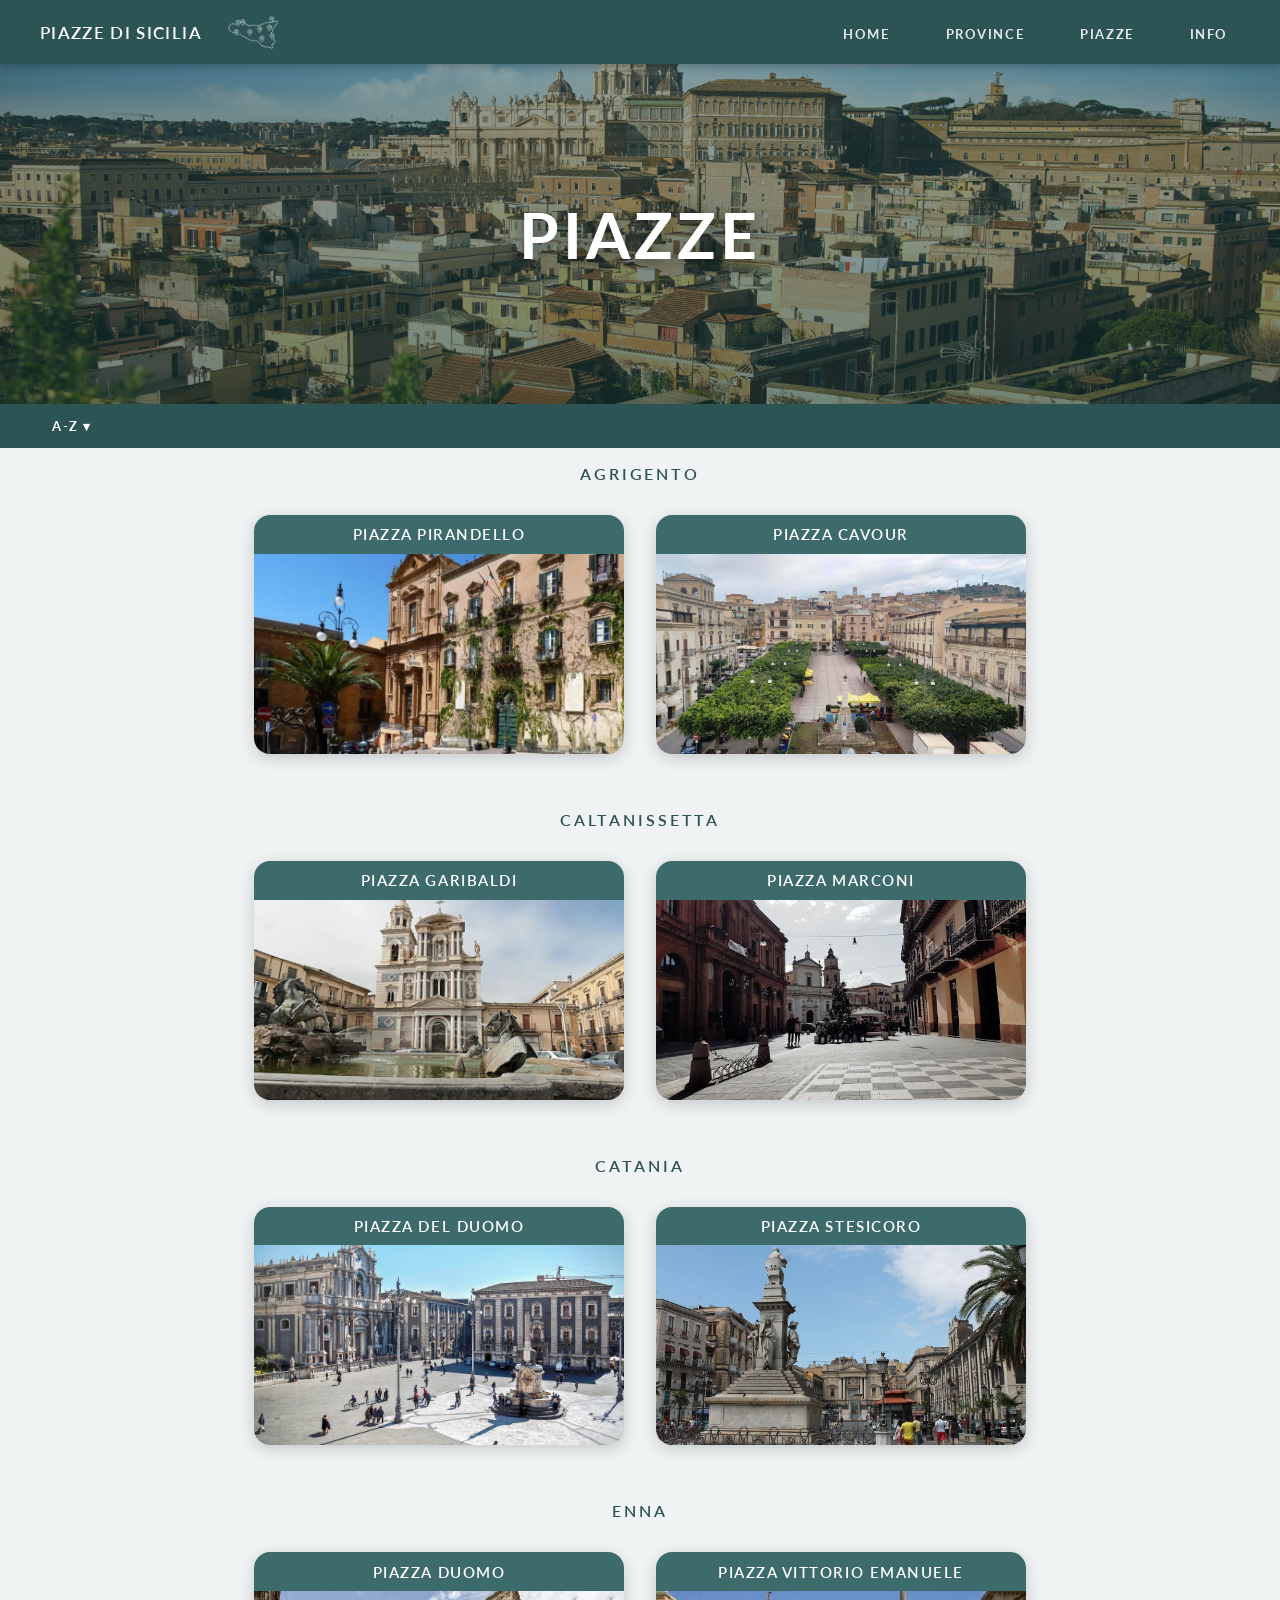
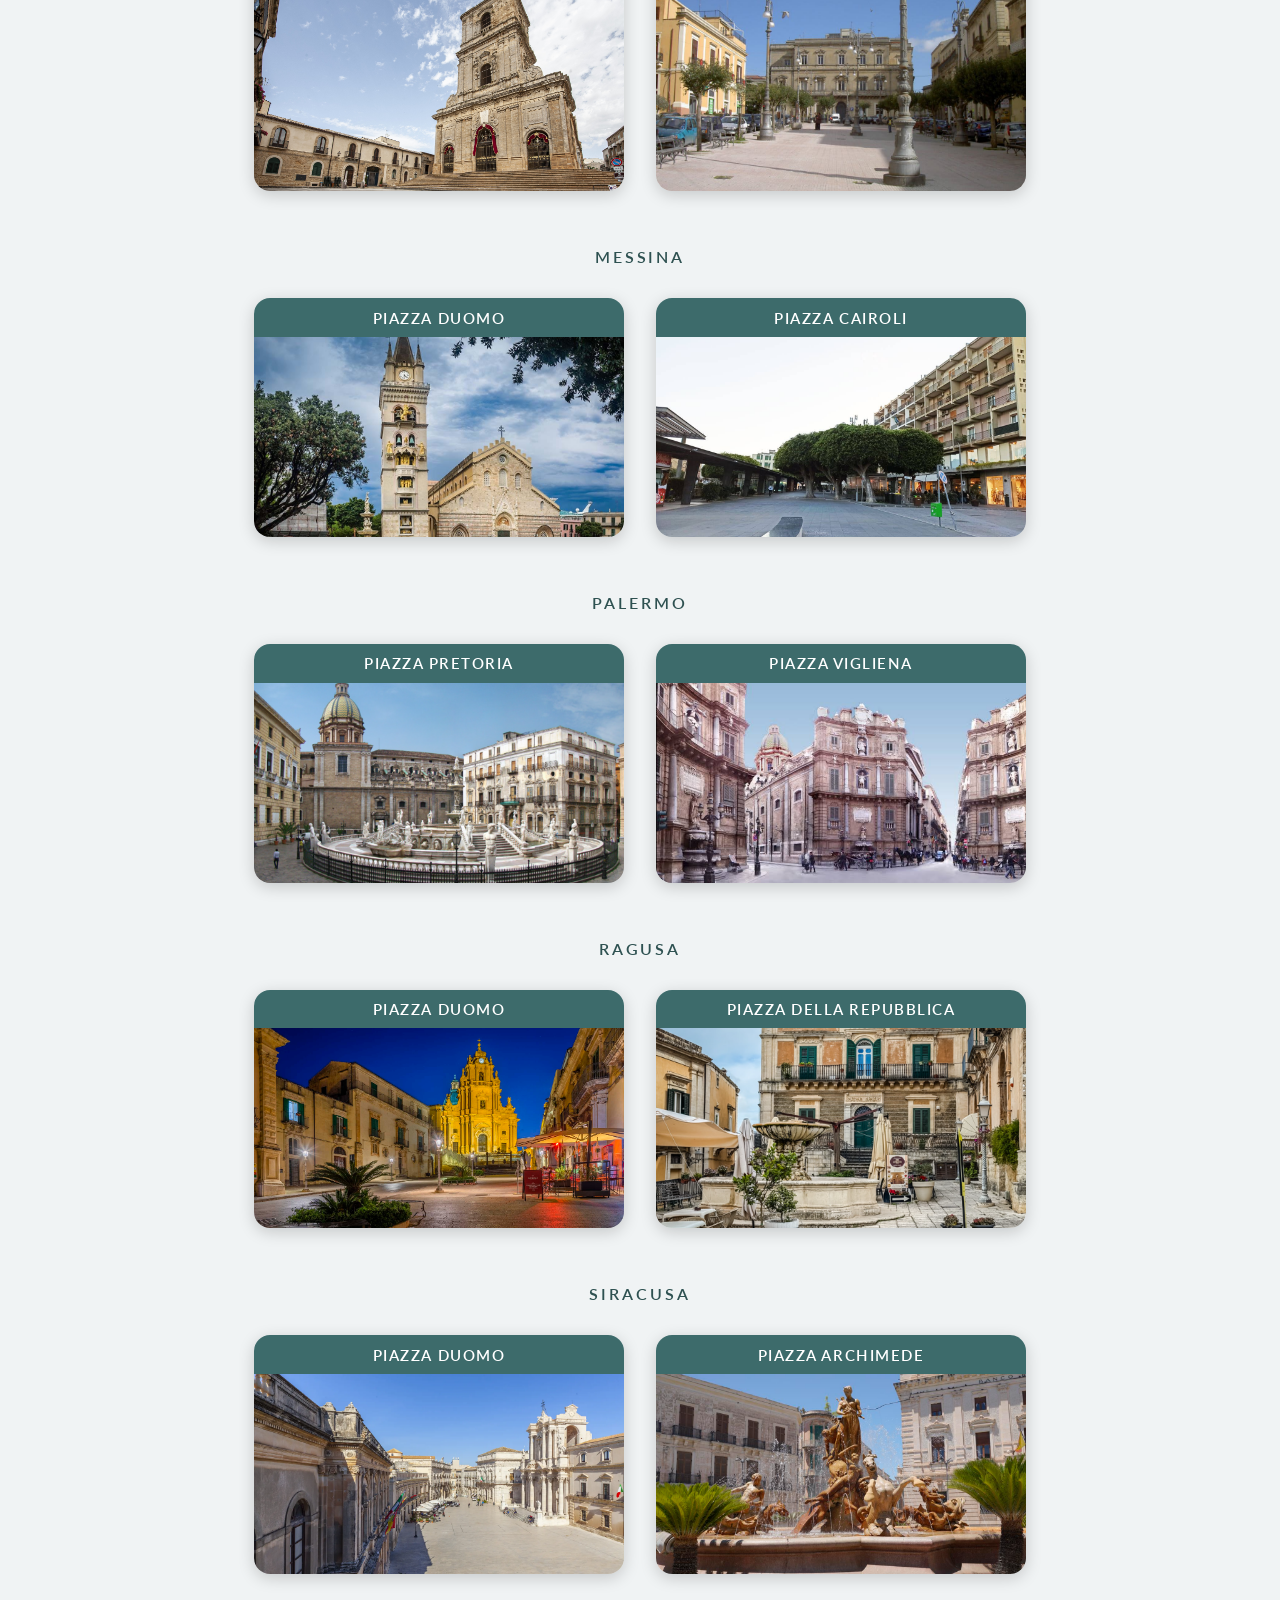
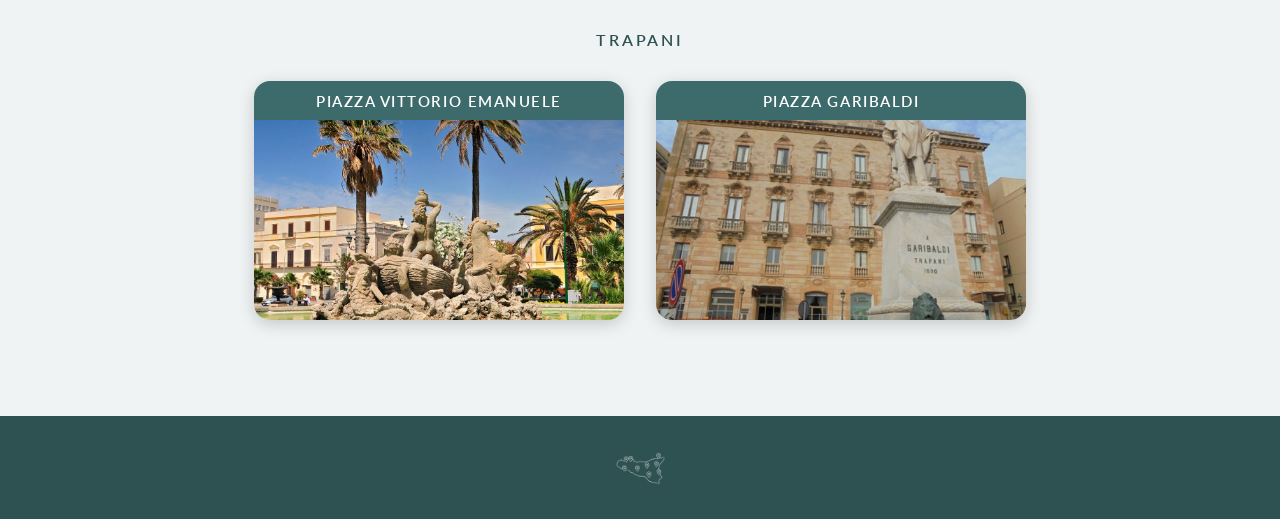
<file: piazze.html>
<!DOCTYPE html>
<html lang="it">
<head>
    <meta charset="UTF-8">
    <meta name="viewport" content="width=device-width, initial-scale=1.0">
    <title>Piazze - Piazze di Sicilia</title>
    <link rel="stylesheet" href="CSS/style.css">
    <link href="https://fonts.googleapis.com/css2?family=Cinzel:wght@400;600;700&family=Lato:wght@300;400;700&display=swap" rel="stylesheet">
</head>
<body>

    <header class="header">
        <a href="index.html" class="header__brand">
            <span class="header__title">PIAZZE DI SICILIA</span>
            <img src="IMG/logo.png" alt="Logo Sicilia" class="header__logo">
        </a>
        <nav class="nav">
            <ul class="nav__list">
                <li><a href="index.html" class="nav__link">HOME</a></li>
                <li><a href="#" class="nav__link" id="province-toggle">PROVINCE</a></li>
                <li><a href="piazze.html" class="nav__link">PIAZZE</a></li>
                <li><a href="info.html" class="nav__link">INFO</a></li>
            </ul>
        </nav>
    </header>

    <div class="piazze-overlay" id="province-overlay" onclick="chiudiProvince()"></div>
    <div class="piazze-tendina" id="province-tendina">
        <div class="piazze-tendina__header">
             <span class="piazze-tendina__titolo">A-Z</span>
            <button class="piazze-tendina__chiudi" onclick="chiudiProvince()">✕</button>
        </div>
        <ul class="piazze-tendina__lista">
            <li><a href="agrigento.html" class="piazze-tendina__link" style="--i:0">AGRIGENTO</a></li>
            <li><a href="caltanissetta.html" class="piazze-tendina__link" style="--i:1">CALTANISSETTA</a></li>
            <li><a href="catania.html" class="piazze-tendina__link" style="--i:2">CATANIA</a></li>
            <li><a href="enna.html" class="piazze-tendina__link" style="--i:3">ENNA</a></li>
            <li><a href="messina.html" class="piazze-tendina__link" style="--i:4">MESSINA</a></li>
            <li><a href="palermo.html" class="piazze-tendina__link" style="--i:5">PALERMO</a></li>
            <li><a href="ragusa.html" class="piazze-tendina__link" style="--i:6">RAGUSA</a></li>
            <li><a href="siracusa.html" class="piazze-tendina__link" style="--i:7">SIRACUSA</a></li>
            <li><a href="trapani.html" class="piazze-tendina__link" style="--i:8">TRAPANI</a></li>
        </ul>
    </div>

    <main>

        <section class="hero">
            <img src="IMG/hero.jpg" alt="Sicilia" class="hero__img">
            <div class="hero__overlay"></div>
            <h1 class="hero__title">PIAZZE</h1>
        </section>

<div style="background-color:#2c5454; display:flex; align-items:center; padding:0 2.5rem; height:44px;">
    <div class="piazze-tendina__filtro-wrap">
        <button class="piazze-tendina__titolo piazze-tendina__titolo--btn" id="filtro-toggle">A-Z ▾</button>
        <ul class="filtro-dropdown" id="filtro-dropdown">
            <li><button class="filtro-dropdown__item" onclick="selezionaFiltro('PER PROVINCIA')">PER PROVINCIA</button></li>
            <li><button class="filtro-dropdown__item" onclick="selezionaFiltro('PER METRATURA')">PER METRATURA</button></li>
        </ul>
    </div>
</div>
        
        <section class="piazze">

            <h2 class="piazze__titolo" id="agrigento">AGRIGENTO</h2>
            <div class="piazze__grid">
                <a href="piazza_pirandello.html" class="card-link">
                <article class="piazza-card">
                    <div class="piazza-card__header">PIAZZA PIRANDELLO</div>
                    <img src="IMG/piazza_pirandello.jpg" alt="Piazza Pirandello, Agrigento" class="piazza-card__img">
                </article>
                </a>
                <article class="piazza-card">
                    <div class="piazza-card__header">PIAZZA CAVOUR</div>
                    <img src="IMG/piazza_cavour_agrigento.jpg" alt="Piazza Cavour, Agrigento" class="piazza-card__img">
                </article>
            </div>

            <h2 class="piazze__titolo" id="caltanissetta" style="margin-top:3.5rem;">CALTANISSETTA</h2>
            <div class="piazze__grid">
                <a href="piazza_garibaldi.html" class="card-link">
                <article class="piazza-card">
                    <div class="piazza-card__header">PIAZZA GARIBALDI</div>
                    <img src="IMG/piazza_garibaldi.jpg" alt="Piazza Garibaldi, Caltanissetta" class="piazza-card__img">
                </article>
                </a>
                <article class="piazza-card">
                    <div class="piazza-card__header">PIAZZA MARCONI</div>
                    <img src="IMG/piazza_marconi_caltanissetta.jpg" alt="Piazza Marconi, Caltanissetta" class="piazza-card__img">
                </article>
            </div>

            <h2 class="piazze__titolo" id="catania" style="margin-top:3.5rem;">CATANIA</h2>
            <div class="piazze__grid">
                <a href="piazza_del_duomo.html" class="card-link">
                <article class="piazza-card">
                    <div class="piazza-card__header">PIAZZA DEL DUOMO</div>
                    <img src="IMG/piazza_duomo_catania.jpg" alt="Piazza del Duomo, Catania" class="piazza-card__img">
                </article>
                </a>
                <article class="piazza-card">
                    <div class="piazza-card__header">PIAZZA STESICORO</div>
                    <img src="IMG/piazza_stesicoro_catania.jpg" alt="Piazza Stesicoro, Catania" class="piazza-card__img">
                </article>
            </div>

            <h2 class="piazze__titolo" id="enna" style="margin-top:3.5rem;">ENNA</h2>
            <div class="piazze__grid">
                <a href="piazza_duomo_enna.html" class="card-link">
                <article class="piazza-card">
                    <div class="piazza-card__header">PIAZZA DUOMO</div>
                    <img src="IMG/piazza_duomo_enna.jpg" alt="Piazza Duomo, Enna" class="piazza-card__img">
                </article>
                </a>
                <article class="piazza-card">
                    <div class="piazza-card__header">PIAZZA VITTORIO EMANUELE</div>
                    <img src="IMG/piazza_vittorio_emanuele_enna.jpg" alt="Piazza Vittorio Emanuele, Enna" class="piazza-card__img">
                </article>
            </div>

            <h2 class="piazze__titolo" id="messina" style="margin-top:3.5rem;">MESSINA</h2>
            <div class="piazze__grid">
                <a href="piazza_duomo_messina.html" class="card-link">
                <article class="piazza-card">
                    <div class="piazza-card__header">PIAZZA DUOMO</div>
                    <img src="IMG/piazza_duomo_messina.jpg" alt="Piazza Duomo, Messina" class="piazza-card__img">
                </article>
                </a>
                <article class="piazza-card">
                    <div class="piazza-card__header">PIAZZA CAIROLI</div>
                    <img src="IMG/piazza_cairoli_messina.jpg" alt="Piazza Cairoli, Messina" class="piazza-card__img">
                </article>
            </div>

            <h2 class="piazze__titolo" id="palermo" style="margin-top:3.5rem;">PALERMO</h2>
            <div class="piazze__grid">
                <article class="piazza-card">
                    <div class="piazza-card__header">PIAZZA PRETORIA</div>
                    <img src="IMG/piazza pretoria.png" alt="Piazza Garibaldi, Palermo" class="piazza-card__img">
                </article>
                <article class="piazza-card">
                    <div class="piazza-card__header">PIAZZA VIGLIENA</div>
                    <img src="IMG/piazza vigliena.png" alt="Piazza Marconi, Palermo" class="piazza-card__img">
                </article>
            </div>

            <h2 class="piazze__titolo" id="ragusa" style="margin-top:3.5rem;">RAGUSA</h2>
            <div class="piazze__grid">
                <article class="piazza-card">
                    <div class="piazza-card__header">PIAZZA DUOMO</div>
                    <img src="IMG/piazza duomo ragusa.png" alt="Piazza del Duomo, Ragusa" class="piazza-card__img">
                </article>
                <article class="piazza-card">
                    <div class="piazza-card__header">PIAZZA DELLA REPUBBLICA</div>
                    <img src="IMG/piazza della repubblica.png" alt="Piazza Stesicoro, Ragusa" class="piazza-card__img">
                </article>
            </div>

            <h2 class="piazze__titolo" id="siracusa" style="margin-top:3.5rem;">SIRACUSA</h2>
            <div class="piazze__grid">
                <article class="piazza-card">
                    <div class="piazza-card__header">PIAZZA DUOMO</div>
                    <img src="IMG/piazza duomo siracusa.png" alt="Piazza Duomo, Siracusa" class="piazza-card__img">
                </article>
                <article class="piazza-card">
                    <div class="piazza-card__header">PIAZZA ARCHIMEDE</div>
                    <img src="IMG/piazza archimede.png" alt="Piazza Vittorio Emanuele, Siracusa" class="piazza-card__img">
                </article>
            </div>

            <h2 class="piazze__titolo" id="trapani" style="margin-top:3.5rem;">TRAPANI</h2>
            <div class="piazze__grid">
                <article class="piazza-card">
                    <div class="piazza-card__header">PIAZZA VITTORIO EMANUELE</div>
                    <img src="IMG/piazza vittorio emanuele trapani.png" alt="Piazza Duomo, Trapani" class="piazza-card__img">
                </article>
                <article class="piazza-card">
                    <div class="piazza-card__header">PIAZZA GARIBALDI</div>
                    <img src="IMG/piazza garibaldi trapani.png" alt="Piazza Cairoli, Trapani" class="piazza-card__img">
                </article>
            </div>

        </section>

    </main>

    <footer class="footer">
        <img src="IMG/logo.png" alt="Logo Sicilia" class="footer__logo">
    </footer>

    <script>

const filtroToggle = document.getElementById('filtro-toggle');
const filtroDropdown = document.getElementById('filtro-dropdown');

filtroToggle.addEventListener('click', function(e) {
    e.stopPropagation();
    filtroDropdown.classList.toggle('filtro-dropdown--aperto');
});

document.addEventListener('click', function() {
    filtroDropdown.classList.remove('filtro-dropdown--aperto');
});

function selezionaFiltro(valore) {
    filtroToggle.textContent = valore + ' ▾';
    filtroDropdown.classList.remove('filtro-dropdown--aperto');
}
        
        const provinceToggle = document.getElementById('province-toggle');
        const provinceTendina = document.getElementById('province-tendina');
        const provinceOverlay = document.getElementById('province-overlay');

        provinceToggle.addEventListener('click', function(e) {
            e.preventDefault();
            if (provinceTendina.classList.contains('piazze-tendina--aperta')) {
                chiudiProvince();
            } else {
                provinceTendina.classList.add('piazze-tendina--aperta');
                provinceOverlay.classList.add('piazze-overlay--attivo');
            }
        });

        function chiudiProvince() {
            provinceTendina.classList.remove('piazze-tendina--aperta');
            provinceOverlay.classList.remove('piazze-overlay--attivo');
        }

        document.addEventListener('keydown', function(e) {
            if (e.key === 'Escape') { chiudiProvince(); }
        });

    </script>

</body>
</html>
</file>
<file: CSS/style.css>
:root {
    --teal:        #3d6b6b;
    --teal-dark:   #2e5151;
    --teal-header: #2c5454;
    --bg:          #f0f3f4;
    --text-body:   #333;
    --card-bg:     #ffffff;
    --card-shadow: 0 2px 12px rgba(0,0,0,0.10);
}

*, *::before, *::after {
    box-sizing: border-box;
    margin: 0;
    padding: 0;
}

body {
    background-color: var(--bg);
    font-family: 'Lato', sans-serif;
    color: var(--text-body);
    overflow-x: hidden;
}


.header {
    background-color: var(--teal-header);
    display: flex;
    align-items: center;
    justify-content: space-between;
    padding: 0 2.5rem;
    height: 64px;
    position: sticky;
    top: 0;
    z-index: 100;
    box-shadow: 0 2px 8px rgba(0,0,0,0.25);
}

.header__brand {
    display: flex;
    align-items: center;
    gap: 10px;
    text-decoration: none;
    color: inherit;
}

.header__brand:hover,
.header__brand:visited,
.header__brand:active {
    text-decoration: none;
    color: inherit;
}

.header__brand,
.header__brand * {
    text-decoration: none !important;
}

.header__title {
    font-family: 'Lato', sans-serif;
    color: #ffffff;
    font-size: 1.05rem;
    font-weight: 600;
    letter-spacing: 0.08em;
    white-space: nowrap;
}

.header__logo {
    height: 54px;
    width: auto;
    filter: brightness(0) invert(1);
    opacity: 0.9;
}


.nav__list {
    list-style: none;
    display: flex;
    gap: 2rem;
}

.nav__link {
    font-family: 'Lato', sans-serif;
    color: #ffffff;
    text-decoration: none;
    font-size: 0.82rem;
    font-weight: 700;
    letter-spacing: 0.12em;
    opacity: 0.88;
    padding: 0.35rem 0.75rem;
    border-radius: 20px;
    transition: background-color 0.2s, color 0.2s, opacity 0.2s;
}

.nav__link:hover {
    opacity: 1;
    background-color: #ffffff;
    color: var(--teal-dark);
    text-decoration: none;
}


.hero {
    position: relative;
    height: 340px;
    overflow: hidden;
    display: flex;
    align-items: center;
    justify-content: center;
}

.hero__img {
    position: absolute;
    inset: 0;
    width: 100%;
    height: 100%;
    object-fit: cover;
    object-position: center;
}

.hero__overlay {
    position: absolute;
    inset: 0;
    background: linear-gradient(
        to bottom,
        rgba(30, 70, 70, 0.45) 0%,
        rgba(20, 55, 55, 0.60) 100%
    );
}

.hero__title {
    position: relative;
    z-index: 2;
    font-family: 'Lato', sans-serif;
    font-size: clamp(2.2rem, 6vw, 4rem);
    font-weight: 700;
    color: #ffffff;
    letter-spacing: 0.06em;
    text-shadow: 0 3px 18px rgba(0,0,0,0.55);
    text-align: center;
}


.province {
    padding: 3.5rem 4rem;
}

.province__grid {
    display: grid;
    grid-template-columns: repeat(3, 1fr);
    gap: 2.5rem 2rem;
    max-width: 1100px;
    margin: 0 auto;
}


.card-link {
    text-decoration: none;
    color: inherit;
    display: flex;
}

.piazze__grid .card-link {
    display: contents;
}
.card {
    background: var(--card-bg);
    border-radius: 16px;
    overflow: hidden;
    box-shadow: 0 4px 16px rgba(0,0,0,0.18);
    display: flex;
    flex-direction: column;
    width: 100%;
    transition: box-shadow 0.25s, transform 0.25s;
}

.card:hover {
    box-shadow: 0 10px 32px rgba(0,0,0,0.26);
    transform: translateY(-3px);
}

.card__header {
    background-color: var(--teal);
    color: #ffffff;
    font-family: 'Lato', sans-serif;
    font-size: 1rem;
    font-weight: 600;
    letter-spacing: 0.12em;
    padding: 0.65rem 1rem;
    text-align: center;
}

.card__img {
    width: 100%;
    height: 160px;
    object-fit: cover;
    display: block;
}

.card__text {
    padding: 0.9rem 1rem 1rem;
    font-size: 0.78rem;
    line-height: 1.6;
     color: var(--teal-dark);
    flex: 1;
    font-family: 'Lato', sans-serif;
}


.footer {
    background-color: var(--teal-dark);
    display: flex;
    align-items: center;
    justify-content: center;
    padding: 1.6rem;
    margin-top: 2rem;
}

.footer__logo {
    height: 52px;
    width: auto;
    filter: brightness(0) invert(1);
    opacity: 0.75;
}


@media (max-width: 900px) {
    .province__grid {
        grid-template-columns: repeat(2, 1fr);
        padding: 2.5rem 1.5rem;
    }
    .province {
        padding: 2.5rem 1.5rem;
    }
}

@media (max-width: 580px) {
    .province__grid {
        grid-template-columns: 1fr;
    }
    .header__title {
        font-size: 0.85rem;
    }
    .nav__list {
        gap: 1rem;
    }
    .hero {
        height: 220px;
    }
}



.piazze {
    padding: 1rem 4rem 4rem;
    max-width: 900px;
    margin: 0 auto;
}
.piazze__titolo {
    font-family: 'Lato', sans-serif;
    font-size: 1rem;
    font-weight: 600;
    letter-spacing: 0.18em;
    color: var(--teal-dark);
    text-align: center;
    margin-bottom: 2rem;
}

.piazze__grid {
    display: grid;
    grid-template-columns: repeat(2, 1fr);
    gap: 2rem;
}

.piazza-card {
    border-radius: 16px;
    overflow: hidden;
    box-shadow: 0 4px 16px rgba(0,0,0,0.18);
    display: flex;
    flex-direction: column;
    transition: box-shadow 0.25s, transform 0.25s;
}

.piazza-card:hover {
    box-shadow: 0 10px 32px rgba(0,0,0,0.26);
    transform: translateY(-3px);
}

.piazza-card__header {
    background-color: var(--teal);
    color: #ffffff;
    font-family: 'Lato', sans-serif;
    font-size: 0.95rem;
    font-weight: 600;
    letter-spacing: 0.1em;
    padding: 0.65rem 1rem;
    text-align: center;
}

.piazza-card__img {
    width: 100%;
    height: 200px;
    object-fit: cover;
    display: block;
}



.piazze-overlay {
    display: none;
    position: fixed;
    inset: 0;
    background: rgba(0,0,0,0.45);
    z-index: 200;
}

.piazze-overlay--attivo {
    display: block;
}

.piazze-tendina {
    position: fixed;
    top: 0;
    right: -420px;
    width: 380px;
    height: 100vh;
    background-color: var(--bg);
    z-index: 300;
    display: flex;
    flex-direction: column;
    transition: right 0.35s cubic-bezier(.4,0,.2,1);
    overflow-y: auto;
}

.piazze-tendina--aperta {
    right: 0;
}

.piazze-tendina__header {
    background-color: var(--teal-header);
    display: flex;
    align-items: center;
    justify-content: space-between;
    padding: 0 1.5rem;
    height: 64px;
    flex-shrink: 0;
    position: relative;
}

.piazze-tendina__azioni {
    display: flex;
    align-items: center;
    gap: 0.4rem;
}

.piazze-tendina__lente {
    background: transparent;
    border: none;
    color: #ffffff;
    width: 34px;
    height: 34px;
    border-radius: 50%;
    cursor: pointer;
    display: flex;
    align-items: center;
    justify-content: center;
    transition: background-color 0.2s, color 0.2s;
}

.piazze-tendina__lente:hover {
    background-color: #ffffff;
    color: var(--teal-dark);
}

.piazze-tendina__filtro-wrap {
    position: relative;
}

.piazze-tendina__titolo--btn {
    background: transparent;
    border: none;
    cursor: pointer;
    font-family: 'Lato', sans-serif;
    font-size: 0.82rem;
    font-weight: 700;
    letter-spacing: 0.12em;
    color: #ffffff;
    padding: 0.35rem 0.75rem;
    border-radius: 20px;
    transition: background-color 0.2s, color 0.2s;
}

.piazze-tendina__titolo--btn:hover {
    background-color: #ffffff;
    color: var(--teal-dark);
}

.filtro-dropdown {
    display: none;
    position: absolute;
    top: calc(100% + 0.5rem);
    left: 0;
    background-color: var(--teal-header);
    border-radius: 0 0 12px 12px;
    list-style: none;
    overflow: visible;
    min-width: 180px;
    z-index: 400;
}

.filtro-dropdown--aperto {
    display: block;
}

.filtro-dropdown__item {
    display: block;
    width: 100%;
    background: transparent;
    border: none;
    padding: 0.75rem 1.2rem;
    font-family: 'Lato', sans-serif;
    font-size: 0.82rem;
    font-weight: 700;
    letter-spacing: 0.12em;
    color: #ffffff;
    opacity: 0.88;
    cursor: pointer;
    text-align: left;
    transition: background-color 0.2s, opacity 0.2s;
}

.filtro-dropdown__item:hover {
    background-color: #ffffff;
    color: var(--teal-dark);
    opacity: 1;
}

.piazze-tendina__titolo {
    font-family: 'Lato', sans-serif;
    font-size: 0.82rem;
    font-weight: 700;
    letter-spacing: 0.12em;
    color: #ffffff;
}

.piazze-tendina__chiudi {
    background: transparent;
    border: none;
    color: #ffffff;
    font-size: 1rem;
    font-weight: 700;
    width: 34px;
    height: 34px;
    border-radius: 50%;
    cursor: pointer;
    display: flex;
    align-items: center;
    justify-content: center;
    transition: background-color 0.2s, color 0.2s;
}

.piazze-tendina__chiudi:hover {
    background-color: #ffffff;
    color: var(--teal-dark);
}

.piazze-tendina__lista {
    list-style: none;
    padding: 2rem 1.5rem;
    display: flex;
    flex-direction: column;
    gap: 1rem;
}

.piazze-tendina__link {
    display: block;
    background-color: var(--teal);
    color: #ffffff;
    font-family: 'Lato', sans-serif;
    font-size: 0.88rem;
    font-weight: 600;
    letter-spacing: 0.06em;
    text-decoration: none;
    text-align: center;
    padding: 1rem 1.2rem;
    border-radius: 50px;
    opacity: 0;
    transform: translateY(-20px);
    transition: background-color 0.2s, transform 0.2s, opacity 0.0s;
}

.piazze-tendina--aperta .piazze-tendina__link {
    opacity: 1;
    transform: translateY(0);
    transition: background-color 0.2s,
                opacity 0.3s ease calc(var(--i) * 0.07s),
                transform 0.3s ease calc(var(--i) * 0.07s);
}

.piazze-tendina__link:hover {
    background-color: var(--teal-dark);
    transform: scale(1.02);
}


.piazza-intro {
    max-width: 720px;
    margin: 3.5rem auto 0;
    padding: 0 2rem;
}

.piazza-intro__inner {
    margin-bottom: 1.2rem;
}

.piazza-intro__img {
    float: left;
    width: 240px;
    height: 180px;
    object-fit: cover;
    border-radius: 10px;
    margin: 0 1.5rem 0.5rem 0;
}

.piazza-intro__testo {
    font-family: 'Lato', sans-serif;
    font-size: 1rem;
    line-height: 1.75;
    color: var(--teal-dark);
}

.piazza-intro__testo-full {
    font-family: 'Lato', sans-serif;
    font-size: 1rem;
    line-height: 1.75;
    color: var(--teal-dark);
    margin-top: 0.5rem;
    clear: both;
}


.piazza-approfondimento {
    max-width: 720px;
    margin: 2.5rem auto;
    padding: 0 2rem;
}

.approfondimento-card {
    background: #ffffff;
    border-radius: 20px;
    box-shadow: 0 4px 18px rgba(0,0,0,0.13);
    display: flex;
    gap: 1.5rem;
    align-items: center;
    padding: 1.5rem;
}

.approfondimento-card__testo {
    font-family: 'Lato', sans-serif;
    font-size: 0.85rem;
    line-height: 1.7;
    color: var(--teal-dark);
    flex: 1;
}

.approfondimento-card__img {
    width: 220px;
    min-width: 220px;
    height: 160px;
    object-fit: cover;
    border-radius: 12px;
    display: block;
}


.galleria {
    max-width: 720px;
    margin: 0 auto 4rem;
    padding: 0 2rem;
    display: grid;
    grid-template-columns: repeat(2, 1fr);
    gap: 1.5rem;
}

.galleria__img {
    width: 100%;
    height: 200px;
    object-fit: cover;
    border-radius: 12px;
    display: block;
    cursor: pointer;
    transition: transform 0.25s, box-shadow 0.25s;
}

.galleria__img:hover {
    transform: scale(1.03);
    box-shadow: 0 8px 24px rgba(0,0,0,0.2);
}


.lightbox {
    display: none;
    position: fixed;
    inset: 0;
    background: rgba(0,0,0,0.82);
    z-index: 1000;
    align-items: center;
    justify-content: center;
}

.lightbox--attivo {
    display: flex;
}

.lightbox__img {
    max-width: 88vw;
    max-height: 85vh;
    border-radius: 12px;
    box-shadow: 0 8px 40px rgba(0,0,0,0.6);
    object-fit: contain;
}

.lightbox__chiudi {
    position: absolute;
    top: 1.2rem;
    right: 1.5rem;
    background: transparent;
    border: none;
    color: #ffffff;
    font-size: 1.1rem;
    font-weight: 700;
    width: 38px;
    height: 38px;
    border-radius: 50%;
    cursor: pointer;
    display: flex;
    align-items: center;
    justify-content: center;
    transition: background-color 0.2s, color 0.2s;
}

.lightbox__chiudi:hover {
    background-color: #ffffff;
    color: var(--teal-dark);
}

@media (max-width: 600px) {
    .piazza-intro__inner {
        flex-direction: column;
    }
    .piazza-intro__img {
        width: 100%;
        min-width: unset;
    }
    .approfondimento-card {
        flex-direction: column;
    }
    .approfondimento-card__img {
        width: 100%;
        min-width: unset;
    }
    .galleria {
        grid-template-columns: 1fr;
    }
}

.info-text {
    max-width: 720px;
    margin: 4rem auto 3rem;
    padding: 0 2rem;
}

.info-text__body {
    font-family: 'Lato', sans-serif;
    font-size: 1.05rem;
    line-height: 1.85;
    color: var(--teal-dark);
    font-weight: 400;
}


.autore {
    display: flex;
    flex-direction: column;
    align-items: center;
    padding: 1rem 2rem 5rem;
    gap: 1.5rem;
}

.autore__titolo {
    font-family: 'Lato', sans-serif;
    font-size: 1rem;
    font-weight: 600;
    letter-spacing: 0.18em;
    color: var(--teal-dark);
}

.autore__card {
    width: 240px;
    border-radius: 20px;
    overflow: hidden;
    box-shadow: 0 8px 28px rgba(0,0,0,0.22);
    position: relative;
}

.autore__img {
    width: 100%;
    height: 280px;
    object-fit: cover;
    object-position: top;
    display: block;
}

.autore__nome {
    background-color: var(--teal-dark);
    color: #ffffff;
    font-family: 'Lato', sans-serif;
    font-size: 0.9rem;
    font-weight: 600;
    letter-spacing: 0.1em;
    text-align: center;
    padding: 0.85rem 1rem;
}


@media (max-width: 900px) {

    
    .header {
        padding: 0 1.5rem;
    }

    .header__title {
        font-size: 0.85rem;
    }

    .header__logo {
        height: 56px;
    }

    .nav__list {
        gap: 0.8rem;
    }

    
    .hero {
        height: 260px;
    }

    
    .province {
        padding: 2.5rem 1.5rem;
    }

    .province__grid {
        grid-template-columns: repeat(2, 1fr);
        gap: 1.5rem;
    }

    
    .piazze {
        padding: 1rem 2rem 3rem;
    }

    .piazze__grid {
        grid-template-columns: repeat(2, 1fr);
        max-width: 100%;
    }

    
    .piazza-intro {
        padding: 0 1.5rem;
    }

    .piazza-approfondimento {
        padding: 0 1.5rem;
    }

    .galleria {
        padding: 0 1.5rem;
    }

    
    .piazze-tendina {
        width: 320px;
    }
}


@media (max-width: 580px) {

    
    .header {
        padding: 0.6rem 1rem 1rem;
        height: auto;
        flex-direction: column;
        align-items: center;
        gap: 0.4rem;
    }

    .header__brand {
        justify-content: center;
    }

    .header__title {
        display: none;
    }

    .header__logo {
        height: 60px;
    }

    .nav__list {
        gap: 0.3rem;
        justify-content: center;
        flex-wrap: wrap;
    }

    .nav__link {
        font-size: 0.68rem;
        padding: 0.25rem 0.5rem;
        letter-spacing: 0.06em;
    }


    
    .hero {
        height: 200px;
    }

    .hero__title {
        font-size: clamp(1.4rem, 7vw, 2.2rem);
    }

    
    .province {
        padding: 1.5rem 1rem;
    }

    .province__grid {
        grid-template-columns: 1fr;
        gap: 1.2rem;
    }

    
    .piazze {
        padding: 1rem 1rem 2.5rem;
    }

    .piazze__grid {
        grid-template-columns: 1fr;
        max-width: 100%;
    }

    
    .piazza-intro {
        margin-top: 2rem;
        padding: 0 1rem;
    }

    .piazza-intro__img {
        float: none;
        width: 100%;
        height: 200px;
        margin: 0 0 1rem 0;
    }

    .piazza-intro__testo-full {
        clear: none;
    }

    .piazza-approfondimento {
        margin: 1.5rem auto;
        padding: 0 1rem;
    }

    .approfondimento-card {
        flex-direction: column;
    }

    .approfondimento-card__img {
        width: 100%;
        min-width: unset;
        height: 180px;
    }

    .galleria {
        grid-template-columns: 1fr;
        padding: 0 1rem;
        margin-bottom: 2.5rem;
    }

    
    .info-text {
        margin: 2rem auto 1.5rem;
        padding: 0 1rem;
    }

    .autore {
        padding: 1rem 1rem 3rem;
    }

    
   .piazze-tendina {
    width: 100vw;
    max-width: 100vw;
    right: -100vw;
    z-index: 9999;
}

.piazze-tendina--aperta {
    right: 0 !important;
}
    
    .footer__logo {
        height: 70px;
    }
}

@media (max-width: 480px) {

.header {
        z-index: 400;
    }
    
.piazze-overlay {
        z-index: 250;
    }

    .piazze-tendina {
        z-index: 350;
    }
    
    .header {
        padding: 0.6rem 1rem 1rem;
        height: auto;
        flex-direction: column;
        align-items: center;
        gap: 0.4rem;
    }

    .header__brand {
        justify-content: center;
    }

    .header__title {
        display: none;
    }

    .header__logo {
        height: 60px;
    }

    .nav__list {
        gap: 0.3rem;
        justify-content: center;
        flex-wrap: wrap;
    }

    .nav__link {
        font-size: 0.68rem;
        padding: 0.25rem 0.5rem;
        letter-spacing: 0.06em;
    }

    
    .hero {
        height: 200px;
    }

    .hero__title {
        font-size: clamp(1.4rem, 7vw, 2.2rem);
    }

    
    .province {
        padding: 1.5rem 1rem;
    }

    .province__grid {
        grid-template-columns: 1fr;
        gap: 1.2rem;
    }

    
    .piazze {
        padding: 1rem 1rem 2.5rem;
    }

    .piazze__grid {
        grid-template-columns: 1fr;
        max-width: 100%;
    }

    
    .piazza-intro {
        margin-top: 2rem;
        padding: 0 1rem;
    }

    .piazza-intro__img {
        float: none;
        width: 100%;
        height: 200px;
        margin: 0 0 1rem 0;
    }

    .piazza-intro__testo-full {
        clear: none;
    }

    .piazza-approfondimento {
        margin: 1.5rem auto;
        padding: 0 1rem;
    }

    .approfondimento-card {
        flex-direction: column;
    }

    .approfondimento-card__img {
        width: 100%;
        min-width: unset;
        height: 180px;
    }

    .galleria {
        grid-template-columns: 1fr;
        padding: 0 1rem;
        margin-bottom: 2.5rem;
    }

    
    .info-text {
        margin: 2rem auto 1.5rem;
        padding: 0 1rem;
    }

    .autore {
        padding: 1rem 1rem 3rem;
    }

    
   .piazze-tendina {
    width: 100%;
    right: -100%;
    top: 0;
    padding-top: 120px;
    height: 100dvh;
    overflow-y: auto;
}

.piazze-tendina--aperta {
    right: 0;
}

    .piazze-tendina__lista {
        padding: 1.5rem 1rem;
        gap: 0.8rem;
    }

    .piazze-tendina__link {
        font-size: 0.78rem;
        padding: 0.85rem 1rem;
    }

    
    .footer__logo {
        height: 70px;
    }
}
</file>
